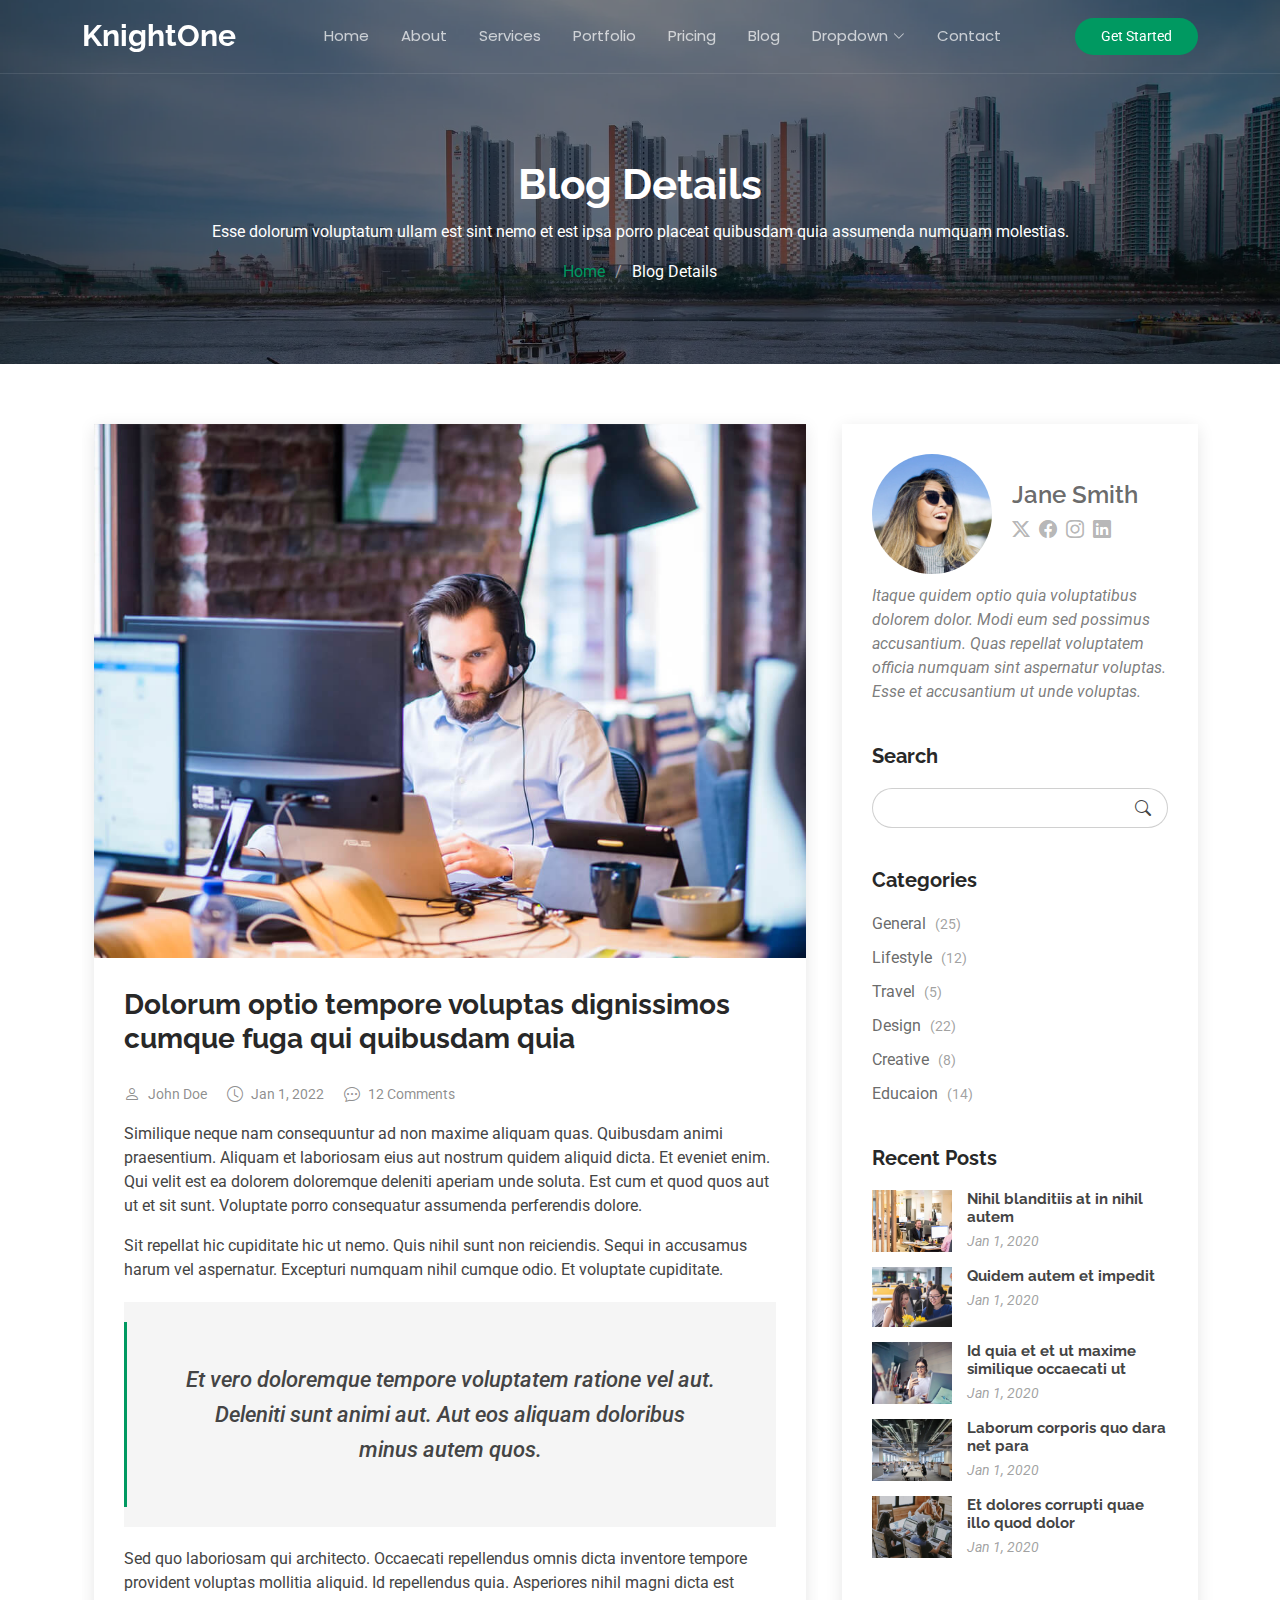
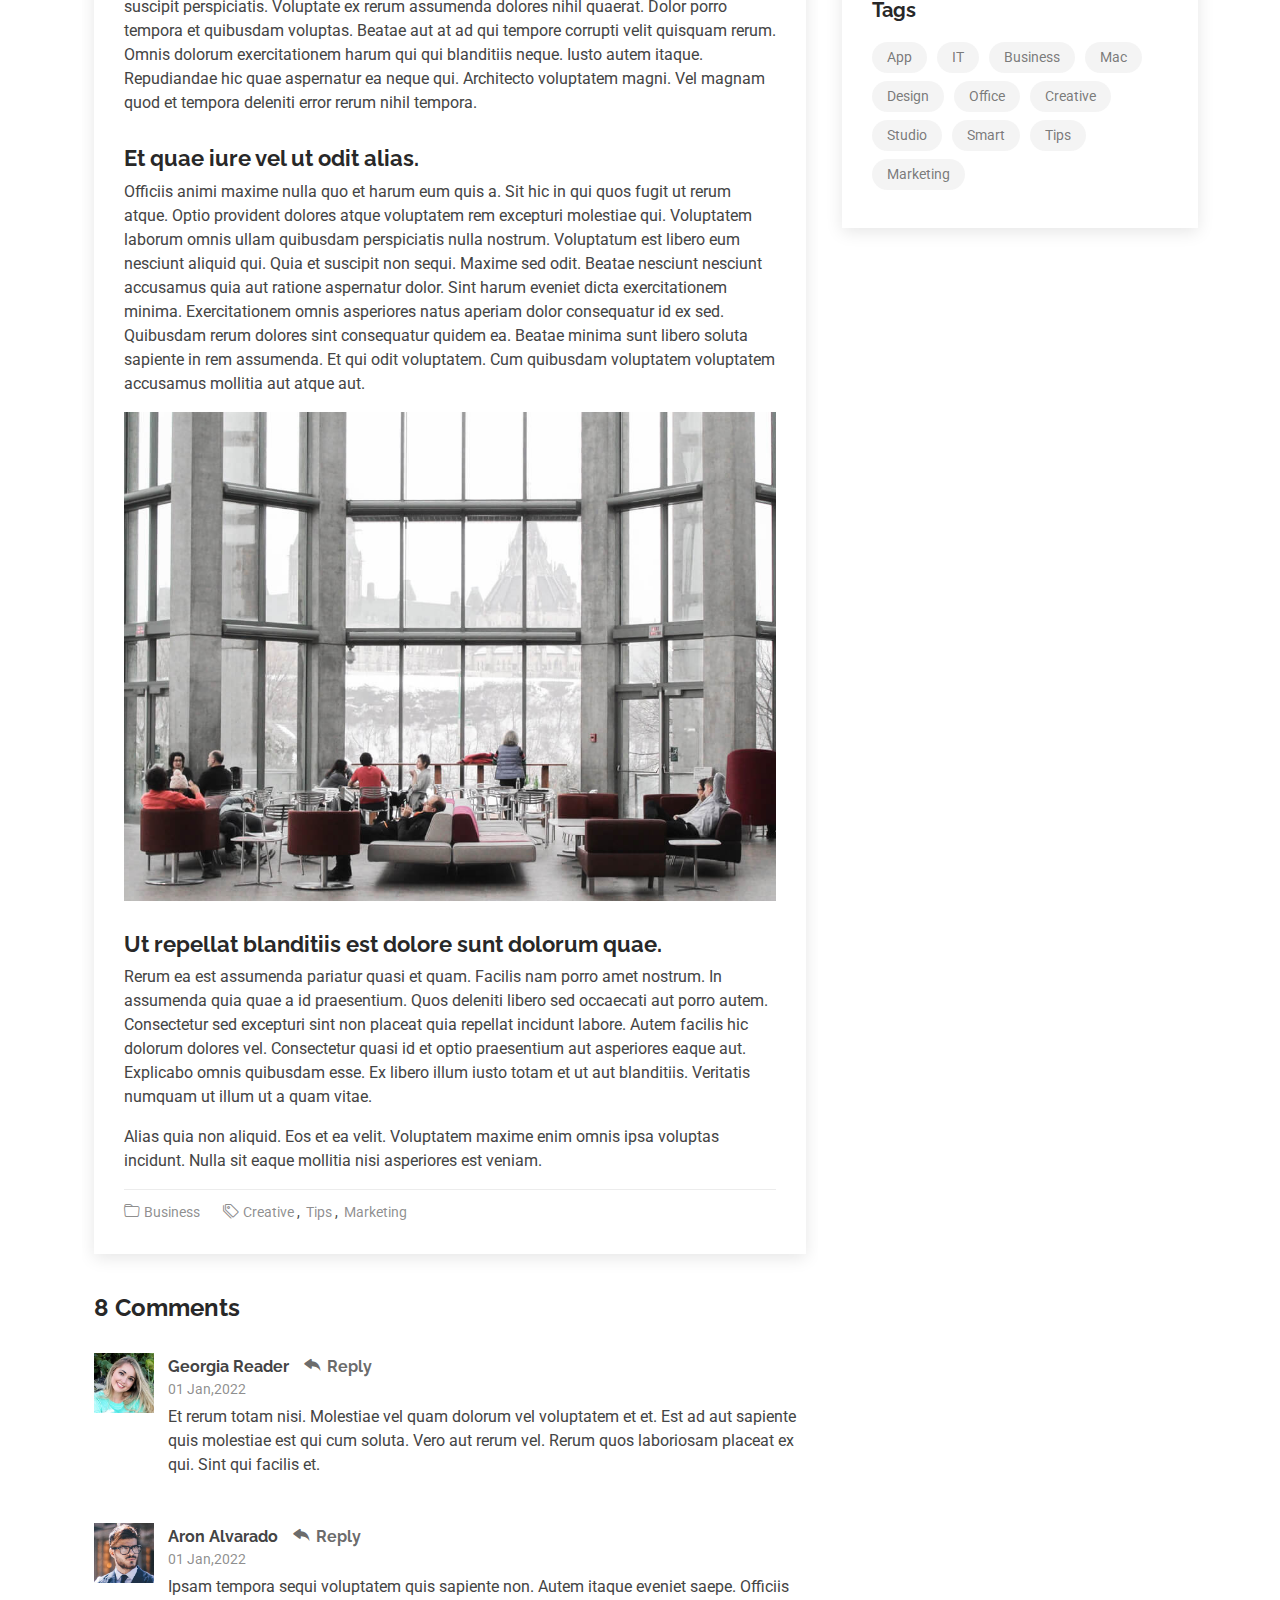
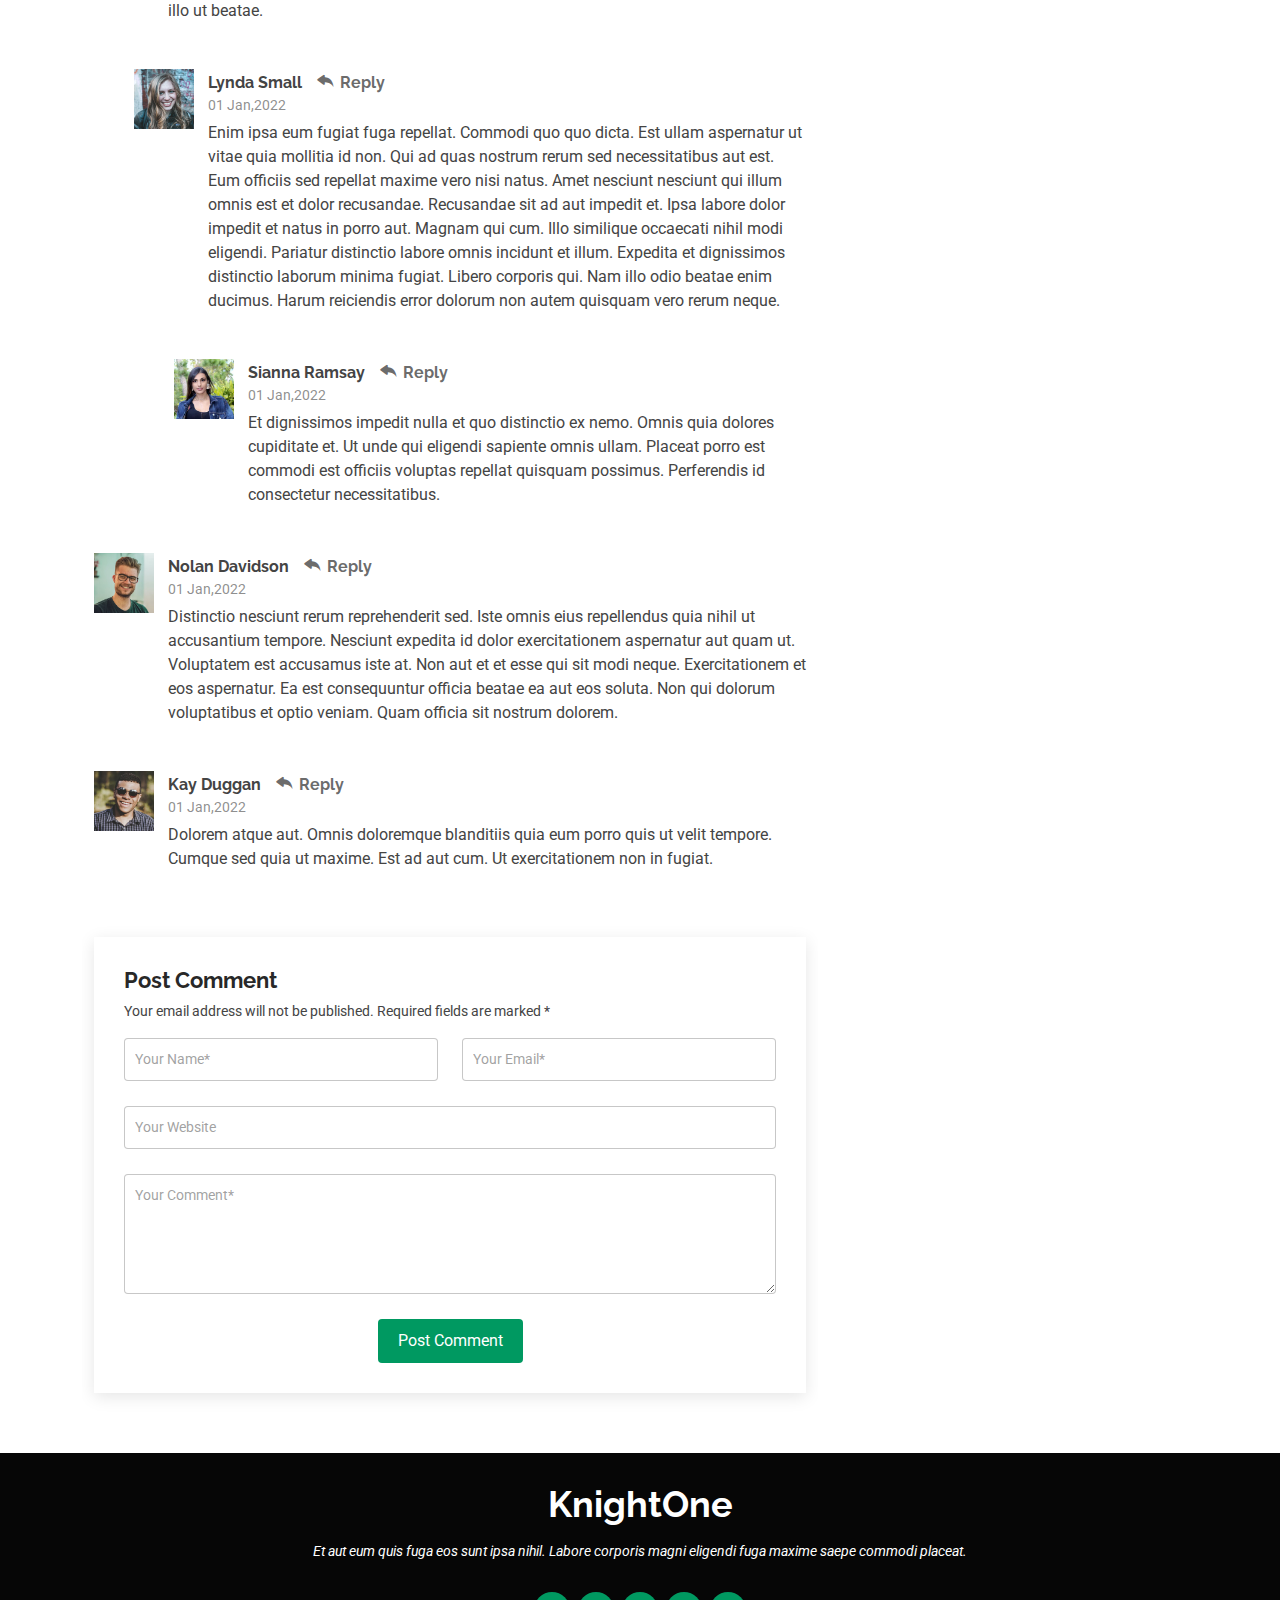
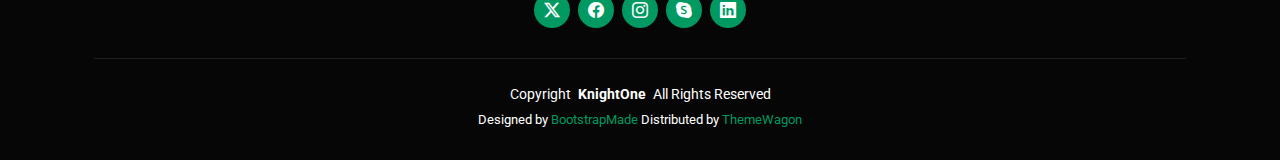
<file: blog-details.html>
<!DOCTYPE html>
<html lang="en">

<head>
  <meta charset="utf-8">
  <meta content="width=device-width, initial-scale=1.0" name="viewport">
  <title>Blog Details - KnightOne Bootstrap Template</title>
  <meta name="description" content="">
  <meta name="keywords" content="">

  <!-- Favicons -->
  <link href="assets/img/favicon.png" rel="icon">
  <link href="assets/img/apple-touch-icon.png" rel="apple-touch-icon">

  <!-- Fonts -->
  <link href="https://fonts.googleapis.com" rel="preconnect">
  <link href="https://fonts.gstatic.com" rel="preconnect" crossorigin>
  <link href="https://fonts.googleapis.com/css2?family=Roboto:ital,wght@0,100;0,300;0,400;0,500;0,700;0,900;1,100;1,300;1,400;1,500;1,700;1,900&family=Poppins:ital,wght@0,100;0,200;0,300;0,400;0,500;0,600;0,700;0,800;0,900;1,100;1,200;1,300;1,400;1,500;1,600;1,700;1,800;1,900&family=Raleway:ital,wght@0,100;0,200;0,300;0,400;0,500;0,600;0,700;0,800;0,900;1,100;1,200;1,300;1,400;1,500;1,600;1,700;1,800;1,900&display=swap" rel="stylesheet">

  <!-- Vendor CSS Files -->
  <link href="assets/vendor/bootstrap/css/bootstrap.min.css" rel="stylesheet">
  <link href="assets/vendor/bootstrap-icons/bootstrap-icons.css" rel="stylesheet">
  <link href="assets/vendor/aos/aos.css" rel="stylesheet">
  <link href="assets/vendor/glightbox/css/glightbox.min.css" rel="stylesheet">
  <link href="assets/vendor/swiper/swiper-bundle.min.css" rel="stylesheet">

  <!-- Main CSS File -->
  <link href="assets/css/main.css" rel="stylesheet">

  <!-- =======================================================
  * Template Name: KnightOne
  * Template URL: https://bootstrapmade.com/knight-simple-one-page-bootstrap-template/
  * Updated: Oct 16 2024 with Bootstrap v5.3.3
  * Author: BootstrapMade.com
  * License: https://bootstrapmade.com/license/
  ======================================================== -->
</head>

<body class="blog-details-page">

  <header id="header" class="header d-flex align-items-center fixed-top">
    <div class="container position-relative d-flex align-items-center justify-content-between">

      <a href="index.html" class="logo d-flex align-items-center me-auto me-xl-0">
        <!-- Uncomment the line below if you also wish to use an image logo -->
        <!-- <img src="assets/img/logo.png" alt=""> -->
        <h1 class="sitename">KnightOne</h1>
      </a>

      <nav id="navmenu" class="navmenu">
        <ul>
          <li><a href="#hero">Home</a></li>
          <li><a href="#about">About</a></li>
          <li><a href="#services">Services</a></li>
          <li><a href="#portfolio">Portfolio</a></li>
          <li><a href="#pricing">Pricing</a></li>
          <li><a href="blog.html">Blog</a></li>
          <li class="dropdown"><a href="#"><span>Dropdown</span> <i class="bi bi-chevron-down toggle-dropdown"></i></a>
            <ul>
              <li><a href="#">Dropdown 1</a></li>
              <li class="dropdown"><a href="#"><span>Deep Dropdown</span> <i class="bi bi-chevron-down toggle-dropdown"></i></a>
                <ul>
                  <li><a href="#">Deep Dropdown 1</a></li>
                  <li><a href="#">Deep Dropdown 2</a></li>
                  <li><a href="#">Deep Dropdown 3</a></li>
                  <li><a href="#">Deep Dropdown 4</a></li>
                  <li><a href="#">Deep Dropdown 5</a></li>
                </ul>
              </li>
              <li><a href="#">Dropdown 2</a></li>
              <li><a href="#">Dropdown 3</a></li>
              <li><a href="#">Dropdown 4</a></li>
            </ul>
          </li>
          <li><a href="#contact">Contact</a></li>
        </ul>
        <i class="mobile-nav-toggle d-xl-none bi bi-list"></i>
      </nav>

      <a class="cta-btn" href="#about">Get Started</a>

    </div>
  </header>

  <main class="main">

    <!-- Page Title -->
    <div class="page-title dark-background" data-aos="fade" style="background-image: url(assets/img/page-title-bg.webp);">
      <div class="container position-relative">
        <h1>Blog Details</h1>
        <p>Esse dolorum voluptatum ullam est sint nemo et est ipsa porro placeat quibusdam quia assumenda numquam molestias.</p>
        <nav class="breadcrumbs">
          <ol>
            <li><a href="index.html">Home</a></li>
            <li class="current">Blog Details</li>
          </ol>
        </nav>
      </div>
    </div><!-- End Page Title -->

    <div class="container">
      <div class="row">

        <div class="col-lg-8">

          <!-- Blog Details Section -->
          <section id="blog-details" class="blog-details section">
            <div class="container">

              <article class="article">

                <div class="post-img">
                  <img src="assets/img/blog/blog-1.jpg" alt="" class="img-fluid">
                </div>

                <h2 class="title">Dolorum optio tempore voluptas dignissimos cumque fuga qui quibusdam quia</h2>

                <div class="meta-top">
                  <ul>
                    <li class="d-flex align-items-center"><i class="bi bi-person"></i> <a href="blog-details.html">John Doe</a></li>
                    <li class="d-flex align-items-center"><i class="bi bi-clock"></i> <a href="blog-details.html"><time datetime="2020-01-01">Jan 1, 2022</time></a></li>
                    <li class="d-flex align-items-center"><i class="bi bi-chat-dots"></i> <a href="blog-details.html">12 Comments</a></li>
                  </ul>
                </div><!-- End meta top -->

                <div class="content">
                  <p>
                    Similique neque nam consequuntur ad non maxime aliquam quas. Quibusdam animi praesentium. Aliquam et laboriosam eius aut nostrum quidem aliquid dicta.
                    Et eveniet enim. Qui velit est ea dolorem doloremque deleniti aperiam unde soluta. Est cum et quod quos aut ut et sit sunt. Voluptate porro consequatur assumenda perferendis dolore.
                  </p>

                  <p>
                    Sit repellat hic cupiditate hic ut nemo. Quis nihil sunt non reiciendis. Sequi in accusamus harum vel aspernatur. Excepturi numquam nihil cumque odio. Et voluptate cupiditate.
                  </p>

                  <blockquote>
                    <p>
                      Et vero doloremque tempore voluptatem ratione vel aut. Deleniti sunt animi aut. Aut eos aliquam doloribus minus autem quos.
                    </p>
                  </blockquote>

                  <p>
                    Sed quo laboriosam qui architecto. Occaecati repellendus omnis dicta inventore tempore provident voluptas mollitia aliquid. Id repellendus quia. Asperiores nihil magni dicta est suscipit perspiciatis. Voluptate ex rerum assumenda dolores nihil quaerat.
                    Dolor porro tempora et quibusdam voluptas. Beatae aut at ad qui tempore corrupti velit quisquam rerum. Omnis dolorum exercitationem harum qui qui blanditiis neque.
                    Iusto autem itaque. Repudiandae hic quae aspernatur ea neque qui. Architecto voluptatem magni. Vel magnam quod et tempora deleniti error rerum nihil tempora.
                  </p>

                  <h3>Et quae iure vel ut odit alias.</h3>
                  <p>
                    Officiis animi maxime nulla quo et harum eum quis a. Sit hic in qui quos fugit ut rerum atque. Optio provident dolores atque voluptatem rem excepturi molestiae qui. Voluptatem laborum omnis ullam quibusdam perspiciatis nulla nostrum. Voluptatum est libero eum nesciunt aliquid qui.
                    Quia et suscipit non sequi. Maxime sed odit. Beatae nesciunt nesciunt accusamus quia aut ratione aspernatur dolor. Sint harum eveniet dicta exercitationem minima. Exercitationem omnis asperiores natus aperiam dolor consequatur id ex sed. Quibusdam rerum dolores sint consequatur quidem ea.
                    Beatae minima sunt libero soluta sapiente in rem assumenda. Et qui odit voluptatem. Cum quibusdam voluptatem voluptatem accusamus mollitia aut atque aut.
                  </p>
                  <img src="assets/img/blog/blog-inside-post.jpg" class="img-fluid" alt="">

                  <h3>Ut repellat blanditiis est dolore sunt dolorum quae.</h3>
                  <p>
                    Rerum ea est assumenda pariatur quasi et quam. Facilis nam porro amet nostrum. In assumenda quia quae a id praesentium. Quos deleniti libero sed occaecati aut porro autem. Consectetur sed excepturi sint non placeat quia repellat incidunt labore. Autem facilis hic dolorum dolores vel.
                    Consectetur quasi id et optio praesentium aut asperiores eaque aut. Explicabo omnis quibusdam esse. Ex libero illum iusto totam et ut aut blanditiis. Veritatis numquam ut illum ut a quam vitae.
                  </p>
                  <p>
                    Alias quia non aliquid. Eos et ea velit. Voluptatem maxime enim omnis ipsa voluptas incidunt. Nulla sit eaque mollitia nisi asperiores est veniam.
                  </p>

                </div><!-- End post content -->

                <div class="meta-bottom">
                  <i class="bi bi-folder"></i>
                  <ul class="cats">
                    <li><a href="#">Business</a></li>
                  </ul>

                  <i class="bi bi-tags"></i>
                  <ul class="tags">
                    <li><a href="#">Creative</a></li>
                    <li><a href="#">Tips</a></li>
                    <li><a href="#">Marketing</a></li>
                  </ul>
                </div><!-- End meta bottom -->

              </article>

            </div>
          </section><!-- /Blog Details Section -->

          <!-- Blog Comments Section -->
          <section id="blog-comments" class="blog-comments section">

            <div class="container">

              <h4 class="comments-count">8 Comments</h4>

              <div id="comment-1" class="comment">
                <div class="d-flex">
                  <div class="comment-img"><img src="assets/img/blog/comments-1.jpg" alt=""></div>
                  <div>
                    <h5><a href="">Georgia Reader</a> <a href="#" class="reply"><i class="bi bi-reply-fill"></i> Reply</a></h5>
                    <time datetime="2020-01-01">01 Jan,2022</time>
                    <p>
                      Et rerum totam nisi. Molestiae vel quam dolorum vel voluptatem et et. Est ad aut sapiente quis molestiae est qui cum soluta.
                      Vero aut rerum vel. Rerum quos laboriosam placeat ex qui. Sint qui facilis et.
                    </p>
                  </div>
                </div>
              </div><!-- End comment #1 -->

              <div id="comment-2" class="comment">
                <div class="d-flex">
                  <div class="comment-img"><img src="assets/img/blog/comments-2.jpg" alt=""></div>
                  <div>
                    <h5><a href="">Aron Alvarado</a> <a href="#" class="reply"><i class="bi bi-reply-fill"></i> Reply</a></h5>
                    <time datetime="2020-01-01">01 Jan,2022</time>
                    <p>
                      Ipsam tempora sequi voluptatem quis sapiente non. Autem itaque eveniet saepe. Officiis illo ut beatae.
                    </p>
                  </div>
                </div>

                <div id="comment-reply-1" class="comment comment-reply">
                  <div class="d-flex">
                    <div class="comment-img"><img src="assets/img/blog/comments-3.jpg" alt=""></div>
                    <div>
                      <h5><a href="">Lynda Small</a> <a href="#" class="reply"><i class="bi bi-reply-fill"></i> Reply</a></h5>
                      <time datetime="2020-01-01">01 Jan,2022</time>
                      <p>
                        Enim ipsa eum fugiat fuga repellat. Commodi quo quo dicta. Est ullam aspernatur ut vitae quia mollitia id non. Qui ad quas nostrum rerum sed necessitatibus aut est. Eum officiis sed repellat maxime vero nisi natus. Amet nesciunt nesciunt qui illum omnis est et dolor recusandae.

                        Recusandae sit ad aut impedit et. Ipsa labore dolor impedit et natus in porro aut. Magnam qui cum. Illo similique occaecati nihil modi eligendi. Pariatur distinctio labore omnis incidunt et illum. Expedita et dignissimos distinctio laborum minima fugiat.

                        Libero corporis qui. Nam illo odio beatae enim ducimus. Harum reiciendis error dolorum non autem quisquam vero rerum neque.
                      </p>
                    </div>
                  </div>

                  <div id="comment-reply-2" class="comment comment-reply">
                    <div class="d-flex">
                      <div class="comment-img"><img src="assets/img/blog/comments-4.jpg" alt=""></div>
                      <div>
                        <h5><a href="">Sianna Ramsay</a> <a href="#" class="reply"><i class="bi bi-reply-fill"></i> Reply</a></h5>
                        <time datetime="2020-01-01">01 Jan,2022</time>
                        <p>
                          Et dignissimos impedit nulla et quo distinctio ex nemo. Omnis quia dolores cupiditate et. Ut unde qui eligendi sapiente omnis ullam. Placeat porro est commodi est officiis voluptas repellat quisquam possimus. Perferendis id consectetur necessitatibus.
                        </p>
                      </div>
                    </div>

                  </div><!-- End comment reply #2-->

                </div><!-- End comment reply #1-->

              </div><!-- End comment #2-->

              <div id="comment-3" class="comment">
                <div class="d-flex">
                  <div class="comment-img"><img src="assets/img/blog/comments-5.jpg" alt=""></div>
                  <div>
                    <h5><a href="">Nolan Davidson</a> <a href="#" class="reply"><i class="bi bi-reply-fill"></i> Reply</a></h5>
                    <time datetime="2020-01-01">01 Jan,2022</time>
                    <p>
                      Distinctio nesciunt rerum reprehenderit sed. Iste omnis eius repellendus quia nihil ut accusantium tempore. Nesciunt expedita id dolor exercitationem aspernatur aut quam ut. Voluptatem est accusamus iste at.
                      Non aut et et esse qui sit modi neque. Exercitationem et eos aspernatur. Ea est consequuntur officia beatae ea aut eos soluta. Non qui dolorum voluptatibus et optio veniam. Quam officia sit nostrum dolorem.
                    </p>
                  </div>
                </div>

              </div><!-- End comment #3 -->

              <div id="comment-4" class="comment">
                <div class="d-flex">
                  <div class="comment-img"><img src="assets/img/blog/comments-6.jpg" alt=""></div>
                  <div>
                    <h5><a href="">Kay Duggan</a> <a href="#" class="reply"><i class="bi bi-reply-fill"></i> Reply</a></h5>
                    <time datetime="2020-01-01">01 Jan,2022</time>
                    <p>
                      Dolorem atque aut. Omnis doloremque blanditiis quia eum porro quis ut velit tempore. Cumque sed quia ut maxime. Est ad aut cum. Ut exercitationem non in fugiat.
                    </p>
                  </div>
                </div>

              </div><!-- End comment #4 -->

            </div>

          </section><!-- /Blog Comments Section -->

          <!-- Comment Form Section -->
          <section id="comment-form" class="comment-form section">
            <div class="container">

              <form action="">

                <h4>Post Comment</h4>
                <p>Your email address will not be published. Required fields are marked * </p>
                <div class="row">
                  <div class="col-md-6 form-group">
                    <input name="name" type="text" class="form-control" placeholder="Your Name*">
                  </div>
                  <div class="col-md-6 form-group">
                    <input name="email" type="text" class="form-control" placeholder="Your Email*">
                  </div>
                </div>
                <div class="row">
                  <div class="col form-group">
                    <input name="website" type="text" class="form-control" placeholder="Your Website">
                  </div>
                </div>
                <div class="row">
                  <div class="col form-group">
                    <textarea name="comment" class="form-control" placeholder="Your Comment*"></textarea>
                  </div>
                </div>

                <div class="text-center">
                  <button type="submit" class="btn btn-primary">Post Comment</button>
                </div>

              </form>

            </div>
          </section><!-- /Comment Form Section -->

        </div>

        <div class="col-lg-4 sidebar">

          <div class="widgets-container">

            <!-- Blog Author Widget -->
            <div class="blog-author-widget widget-item">

              <div class="d-flex flex-column align-items-center">
                <div class="d-flex align-items-center w-100">
                  <img src="assets/img/blog/blog-author.jpg" class="rounded-circle flex-shrink-0" alt="">
                  <div>
                    <h4>Jane Smith</h4>
                    <div class="social-links">
                      <a href="https://x.com/#"><i class="bi bi-twitter-x"></i></a>
                      <a href="https://facebook.com/#"><i class="bi bi-facebook"></i></a>
                      <a href="https://instagram.com/#"><i class="biu bi-instagram"></i></a>
                      <a href="https://instagram.com/#"><i class="biu bi-linkedin"></i></a>
                    </div>
                  </div>
                </div>

                <p>
                  Itaque quidem optio quia voluptatibus dolorem dolor. Modi eum sed possimus accusantium. Quas repellat voluptatem officia numquam sint aspernatur voluptas. Esse et accusantium ut unde voluptas.
                </p>

              </div>

            </div><!--/Blog Author Widget -->

            <!-- Search Widget -->
            <div class="search-widget widget-item">

              <h3 class="widget-title">Search</h3>
              <form action="">
                <input type="text">
                <button type="submit" title="Search"><i class="bi bi-search"></i></button>
              </form>

            </div><!--/Search Widget -->

            <!-- Categories Widget -->
            <div class="categories-widget widget-item">

              <h3 class="widget-title">Categories</h3>
              <ul class="mt-3">
                <li><a href="#">General <span>(25)</span></a></li>
                <li><a href="#">Lifestyle <span>(12)</span></a></li>
                <li><a href="#">Travel <span>(5)</span></a></li>
                <li><a href="#">Design <span>(22)</span></a></li>
                <li><a href="#">Creative <span>(8)</span></a></li>
                <li><a href="#">Educaion <span>(14)</span></a></li>
              </ul>

            </div><!--/Categories Widget -->

            <!-- Recent Posts Widget -->
            <div class="recent-posts-widget widget-item">

              <h3 class="widget-title">Recent Posts</h3>

              <div class="post-item">
                <img src="assets/img/blog/blog-recent-1.jpg" alt="" class="flex-shrink-0">
                <div>
                  <h4><a href="blog-details.html">Nihil blanditiis at in nihil autem</a></h4>
                  <time datetime="2020-01-01">Jan 1, 2020</time>
                </div>
              </div><!-- End recent post item-->

              <div class="post-item">
                <img src="assets/img/blog/blog-recent-2.jpg" alt="" class="flex-shrink-0">
                <div>
                  <h4><a href="blog-details.html">Quidem autem et impedit</a></h4>
                  <time datetime="2020-01-01">Jan 1, 2020</time>
                </div>
              </div><!-- End recent post item-->

              <div class="post-item">
                <img src="assets/img/blog/blog-recent-3.jpg" alt="" class="flex-shrink-0">
                <div>
                  <h4><a href="blog-details.html">Id quia et et ut maxime similique occaecati ut</a></h4>
                  <time datetime="2020-01-01">Jan 1, 2020</time>
                </div>
              </div><!-- End recent post item-->

              <div class="post-item">
                <img src="assets/img/blog/blog-recent-4.jpg" alt="" class="flex-shrink-0">
                <div>
                  <h4><a href="blog-details.html">Laborum corporis quo dara net para</a></h4>
                  <time datetime="2020-01-01">Jan 1, 2020</time>
                </div>
              </div><!-- End recent post item-->

              <div class="post-item">
                <img src="assets/img/blog/blog-recent-5.jpg" alt="" class="flex-shrink-0">
                <div>
                  <h4><a href="blog-details.html">Et dolores corrupti quae illo quod dolor</a></h4>
                  <time datetime="2020-01-01">Jan 1, 2020</time>
                </div>
              </div><!-- End recent post item-->

            </div><!--/Recent Posts Widget -->

            <!-- Tags Widget -->
            <div class="tags-widget widget-item">

              <h3 class="widget-title">Tags</h3>
              <ul>
                <li><a href="#">App</a></li>
                <li><a href="#">IT</a></li>
                <li><a href="#">Business</a></li>
                <li><a href="#">Mac</a></li>
                <li><a href="#">Design</a></li>
                <li><a href="#">Office</a></li>
                <li><a href="#">Creative</a></li>
                <li><a href="#">Studio</a></li>
                <li><a href="#">Smart</a></li>
                <li><a href="#">Tips</a></li>
                <li><a href="#">Marketing</a></li>
              </ul>

            </div><!--/Tags Widget -->

          </div>

        </div>

      </div>
    </div>

  </main>

  <footer id="footer" class="footer dark-background">
    <div class="container">
      <h3 class="sitename">KnightOne</h3>
      <p>Et aut eum quis fuga eos sunt ipsa nihil. Labore corporis magni eligendi fuga maxime saepe commodi placeat.</p>
      <div class="social-links d-flex justify-content-center">
        <a href=""><i class="bi bi-twitter-x"></i></a>
        <a href=""><i class="bi bi-facebook"></i></a>
        <a href=""><i class="bi bi-instagram"></i></a>
        <a href=""><i class="bi bi-skype"></i></a>
        <a href=""><i class="bi bi-linkedin"></i></a>
      </div>
      <div class="container">
        <div class="copyright">
          <span>Copyright</span> <strong class="px-1 sitename">KnightOne</strong> <span>All Rights Reserved</span>
        </div>
        <div class="credits">
          <!-- All the links in the footer should remain intact. -->
          <!-- You can delete the links only if you've purchased the pro version. -->
          <!-- Licensing information: https://bootstrapmade.com/license/ -->
          <!-- Purchase the pro version with working PHP/AJAX contact form: [buy-url] -->
          Designed by <a href="https://bootstrapmade.com/">BootstrapMade</a> Distributed by <a href=“https://themewagon.com>ThemeWagon
        </div>
      </div>
    </div>
  </footer>

  <!-- Scroll Top -->
  <a href="#" id="scroll-top" class="scroll-top d-flex align-items-center justify-content-center"><i class="bi bi-arrow-up-short"></i></a>

  <!-- Preloader -->
  <div id="preloader"></div>

  <!-- Vendor JS Files -->
  <script src="assets/vendor/bootstrap/js/bootstrap.bundle.min.js"></script>
  <script src="assets/vendor/php-email-form/validate.js"></script>
  <script src="assets/vendor/aos/aos.js"></script>
  <script src="assets/vendor/glightbox/js/glightbox.min.js"></script>
  <script src="assets/vendor/purecounter/purecounter_vanilla.js"></script>
  <script src="assets/vendor/imagesloaded/imagesloaded.pkgd.min.js"></script>
  <script src="assets/vendor/isotope-layout/isotope.pkgd.min.js"></script>
  <script src="assets/vendor/swiper/swiper-bundle.min.js"></script>

  <!-- Main JS File -->
  <script src="assets/js/main.js"></script>

</body>

</html>
</file>
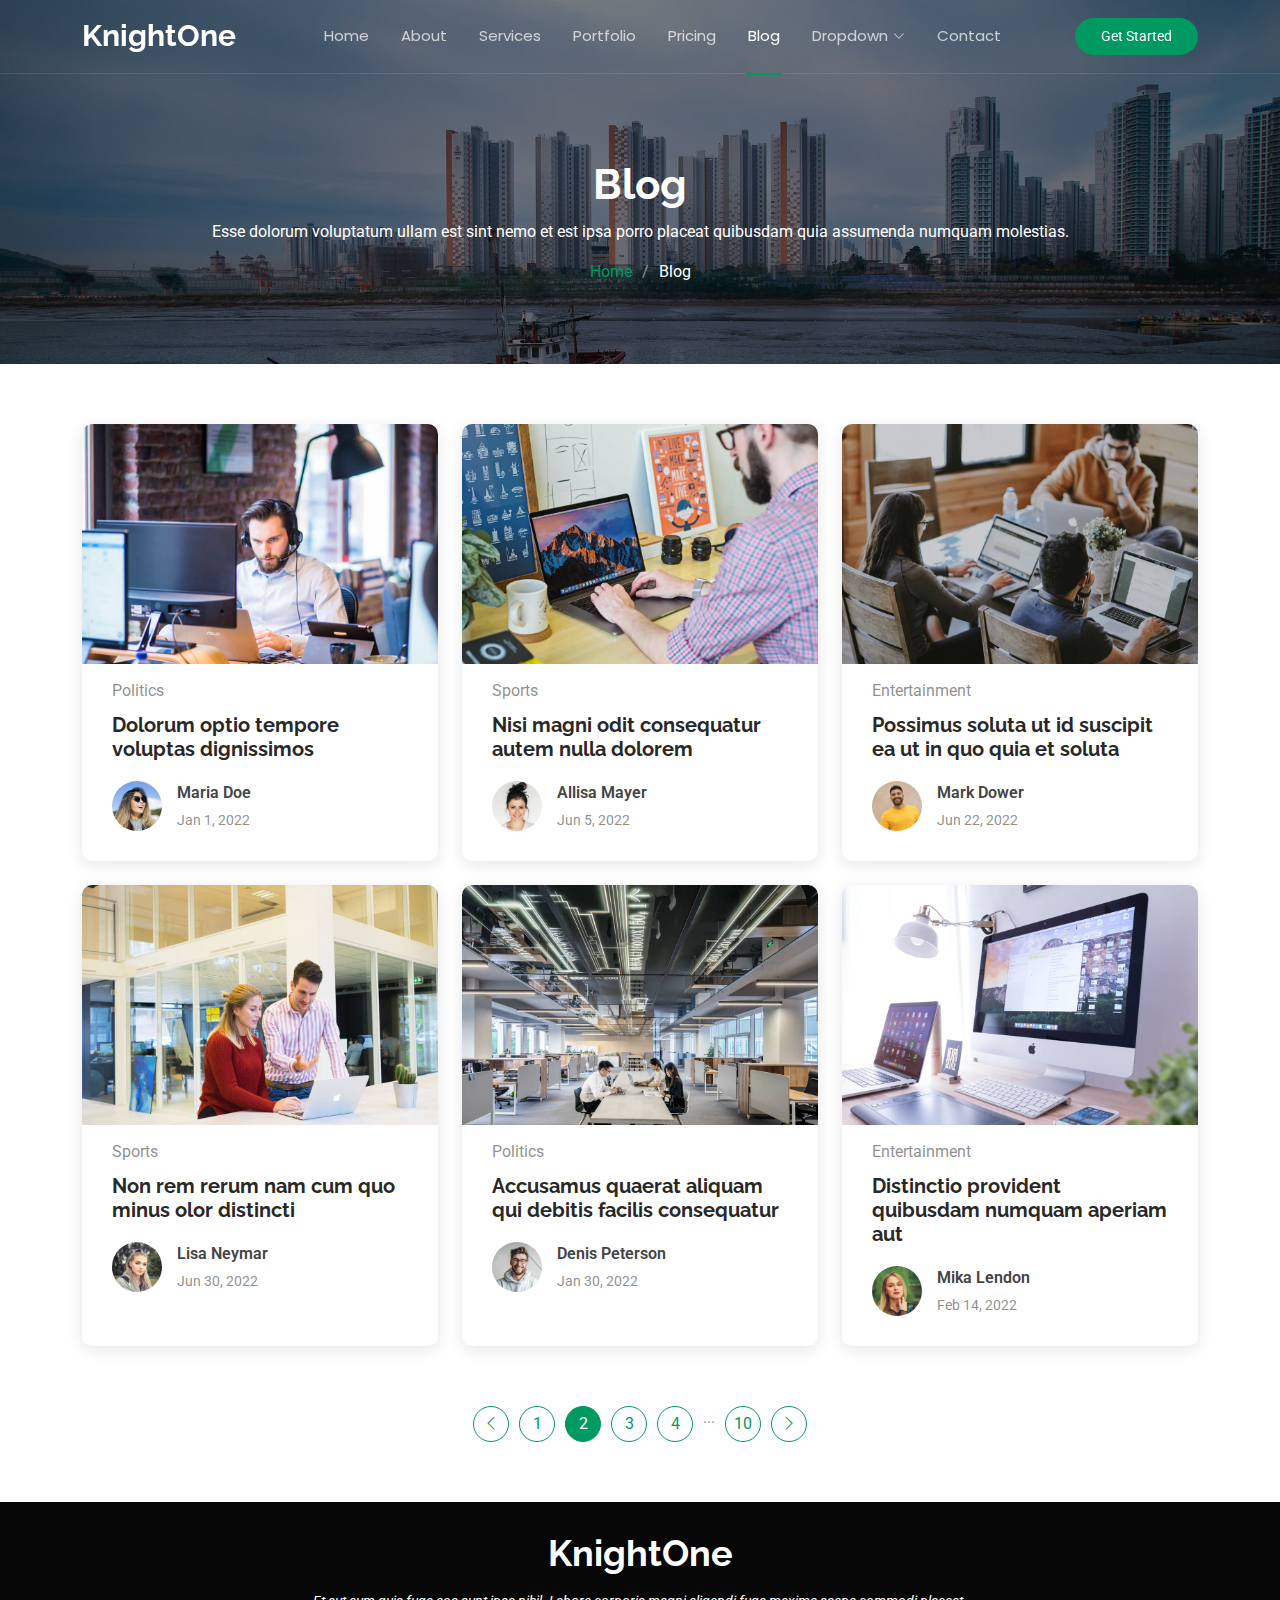
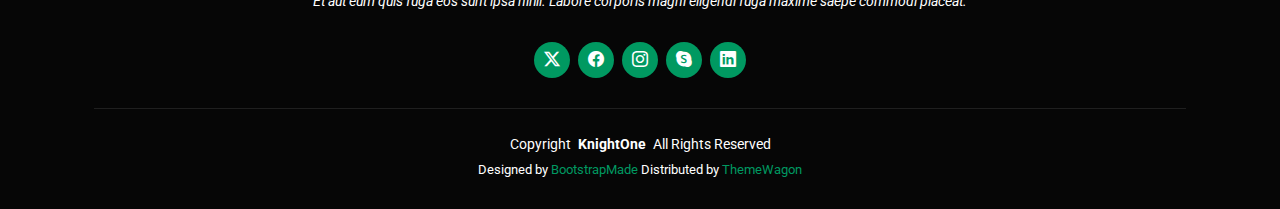
<file: blog.html>
<!DOCTYPE html>
<html lang="en">

<head>
  <meta charset="utf-8">
  <meta content="width=device-width, initial-scale=1.0" name="viewport">
  <title>Blog - KnightOne Bootstrap Template</title>
  <meta name="description" content="">
  <meta name="keywords" content="">

  <!-- Favicons -->
  <link href="assets/img/favicon.png" rel="icon">
  <link href="assets/img/apple-touch-icon.png" rel="apple-touch-icon">

  <!-- Fonts -->
  <link href="https://fonts.googleapis.com" rel="preconnect">
  <link href="https://fonts.gstatic.com" rel="preconnect" crossorigin>
  <link href="https://fonts.googleapis.com/css2?family=Roboto:ital,wght@0,100;0,300;0,400;0,500;0,700;0,900;1,100;1,300;1,400;1,500;1,700;1,900&family=Poppins:ital,wght@0,100;0,200;0,300;0,400;0,500;0,600;0,700;0,800;0,900;1,100;1,200;1,300;1,400;1,500;1,600;1,700;1,800;1,900&family=Raleway:ital,wght@0,100;0,200;0,300;0,400;0,500;0,600;0,700;0,800;0,900;1,100;1,200;1,300;1,400;1,500;1,600;1,700;1,800;1,900&display=swap" rel="stylesheet">

  <!-- Vendor CSS Files -->
  <link href="assets/vendor/bootstrap/css/bootstrap.min.css" rel="stylesheet">
  <link href="assets/vendor/bootstrap-icons/bootstrap-icons.css" rel="stylesheet">
  <link href="assets/vendor/aos/aos.css" rel="stylesheet">
  <link href="assets/vendor/glightbox/css/glightbox.min.css" rel="stylesheet">
  <link href="assets/vendor/swiper/swiper-bundle.min.css" rel="stylesheet">

  <!-- Main CSS File -->
  <link href="assets/css/main.css" rel="stylesheet">

  <!-- =======================================================
  * Template Name: KnightOne
  * Template URL: https://bootstrapmade.com/knight-simple-one-page-bootstrap-template/
  * Updated: Oct 16 2024 with Bootstrap v5.3.3
  * Author: BootstrapMade.com
  * License: https://bootstrapmade.com/license/
  ======================================================== -->
</head>

<body class="blog-page">

  <header id="header" class="header d-flex align-items-center fixed-top">
    <div class="container position-relative d-flex align-items-center justify-content-between">

      <a href="index.html" class="logo d-flex align-items-center me-auto me-xl-0">
        <!-- Uncomment the line below if you also wish to use an image logo -->
        <!-- <img src="assets/img/logo.png" alt=""> -->
        <h1 class="sitename">KnightOne</h1>
      </a>

      <nav id="navmenu" class="navmenu">
        <ul>
          <li><a href="#hero">Home</a></li>
          <li><a href="#about">About</a></li>
          <li><a href="#services">Services</a></li>
          <li><a href="#portfolio">Portfolio</a></li>
          <li><a href="#pricing">Pricing</a></li>
          <li><a href="blog.html" class="active">Blog</a></li>
          <li class="dropdown"><a href="#"><span>Dropdown</span> <i class="bi bi-chevron-down toggle-dropdown"></i></a>
            <ul>
              <li><a href="#">Dropdown 1</a></li>
              <li class="dropdown"><a href="#"><span>Deep Dropdown</span> <i class="bi bi-chevron-down toggle-dropdown"></i></a>
                <ul>
                  <li><a href="#">Deep Dropdown 1</a></li>
                  <li><a href="#">Deep Dropdown 2</a></li>
                  <li><a href="#">Deep Dropdown 3</a></li>
                  <li><a href="#">Deep Dropdown 4</a></li>
                  <li><a href="#">Deep Dropdown 5</a></li>
                </ul>
              </li>
              <li><a href="#">Dropdown 2</a></li>
              <li><a href="#">Dropdown 3</a></li>
              <li><a href="#">Dropdown 4</a></li>
            </ul>
          </li>
          <li><a href="#contact">Contact</a></li>
        </ul>
        <i class="mobile-nav-toggle d-xl-none bi bi-list"></i>
      </nav>

      <a class="cta-btn" href="#about">Get Started</a>

    </div>
  </header>

  <main class="main">

    <!-- Page Title -->
    <div class="page-title dark-background" data-aos="fade" style="background-image: url(assets/img/page-title-bg.webp);">
      <div class="container position-relative">
        <h1>Blog</h1>
        <p>Esse dolorum voluptatum ullam est sint nemo et est ipsa porro placeat quibusdam quia assumenda numquam molestias.</p>
        <nav class="breadcrumbs">
          <ol>
            <li><a href="index.html">Home</a></li>
            <li class="current">Blog</li>
          </ol>
        </nav>
      </div>
    </div><!-- End Page Title -->

    <!-- Blog Posts Section -->
    <section id="blog-posts" class="blog-posts section">

      <div class="container">
        <div class="row gy-4">

          <div class="col-lg-4">
            <article>

              <div class="post-img">
                <img src="assets/img/blog/blog-1.jpg" alt="" class="img-fluid">
              </div>

              <p class="post-category">Politics</p>

              <h2 class="title">
                <a href="blog-details.html">Dolorum optio tempore voluptas dignissimos</a>
              </h2>

              <div class="d-flex align-items-center">
                <img src="assets/img/blog/blog-author.jpg" alt="" class="img-fluid post-author-img flex-shrink-0">
                <div class="post-meta">
                  <p class="post-author">Maria Doe</p>
                  <p class="post-date">
                    <time datetime="2022-01-01">Jan 1, 2022</time>
                  </p>
                </div>
              </div>

            </article>
          </div><!-- End post list item -->

          <div class="col-lg-4">
            <article>

              <div class="post-img">
                <img src="assets/img/blog/blog-2.jpg" alt="" class="img-fluid">
              </div>

              <p class="post-category">Sports</p>

              <h2 class="title">
                <a href="blog-details.html">Nisi magni odit consequatur autem nulla dolorem</a>
              </h2>

              <div class="d-flex align-items-center">
                <img src="assets/img/blog/blog-author-2.jpg" alt="" class="img-fluid post-author-img flex-shrink-0">
                <div class="post-meta">
                  <p class="post-author">Allisa Mayer</p>
                  <p class="post-date">
                    <time datetime="2022-01-01">Jun 5, 2022</time>
                  </p>
                </div>
              </div>

            </article>
          </div><!-- End post list item -->

          <div class="col-lg-4">
            <article>

              <div class="post-img">
                <img src="assets/img/blog/blog-3.jpg" alt="" class="img-fluid">
              </div>

              <p class="post-category">Entertainment</p>

              <h2 class="title">
                <a href="blog-details.html">Possimus soluta ut id suscipit ea ut in quo quia et soluta</a>
              </h2>

              <div class="d-flex align-items-center">
                <img src="assets/img/blog/blog-author-3.jpg" alt="" class="img-fluid post-author-img flex-shrink-0">
                <div class="post-meta">
                  <p class="post-author">Mark Dower</p>
                  <p class="post-date">
                    <time datetime="2022-01-01">Jun 22, 2022</time>
                  </p>
                </div>
              </div>

            </article>
          </div><!-- End post list item -->

          <div class="col-lg-4">
            <article>

              <div class="post-img">
                <img src="assets/img/blog/blog-4.jpg" alt="" class="img-fluid">
              </div>

              <p class="post-category">Sports</p>

              <h2 class="title">
                <a href="blog-details.html">Non rem rerum nam cum quo minus olor distincti</a>
              </h2>

              <div class="d-flex align-items-center">
                <img src="assets/img/blog/blog-author-4.jpg" alt="" class="img-fluid post-author-img flex-shrink-0">
                <div class="post-meta">
                  <p class="post-author">Lisa Neymar</p>
                  <p class="post-date">
                    <time datetime="2022-01-01">Jun 30, 2022</time>
                  </p>
                </div>
              </div>

            </article>
          </div><!-- End post list item -->

          <div class="col-lg-4">
            <article>

              <div class="post-img">
                <img src="assets/img/blog/blog-5.jpg" alt="" class="img-fluid">
              </div>

              <p class="post-category">Politics</p>

              <h2 class="title">
                <a href="blog-details.html">Accusamus quaerat aliquam qui debitis facilis consequatur</a>
              </h2>

              <div class="d-flex align-items-center">
                <img src="assets/img/blog/blog-author-5.jpg" alt="" class="img-fluid post-author-img flex-shrink-0">
                <div class="post-meta">
                  <p class="post-author">Denis Peterson</p>
                  <p class="post-date">
                    <time datetime="2022-01-01">Jan 30, 2022</time>
                  </p>
                </div>
              </div>

            </article>
          </div><!-- End post list item -->

          <div class="col-lg-4">
            <article>

              <div class="post-img">
                <img src="assets/img/blog/blog-6.jpg" alt="" class="img-fluid">
              </div>

              <p class="post-category">Entertainment</p>

              <h2 class="title">
                <a href="blog-details.html">Distinctio provident quibusdam numquam aperiam aut</a>
              </h2>

              <div class="d-flex align-items-center">
                <img src="assets/img/blog/blog-author-6.jpg" alt="" class="img-fluid post-author-img flex-shrink-0">
                <div class="post-meta">
                  <p class="post-author">Mika Lendon</p>
                  <p class="post-date">
                    <time datetime="2022-01-01">Feb 14, 2022</time>
                  </p>
                </div>
              </div>

            </article>
          </div><!-- End post list item -->

        </div>
      </div>

    </section><!-- /Blog Posts Section -->

    <!-- Blog Pagination Section -->
    <section id="blog-pagination" class="blog-pagination section">

      <div class="container">
        <div class="d-flex justify-content-center">
          <ul>
            <li><a href="#"><i class="bi bi-chevron-left"></i></a></li>
            <li><a href="#">1</a></li>
            <li><a href="#" class="active">2</a></li>
            <li><a href="#">3</a></li>
            <li><a href="#">4</a></li>
            <li>...</li>
            <li><a href="#">10</a></li>
            <li><a href="#"><i class="bi bi-chevron-right"></i></a></li>
          </ul>
        </div>
      </div>

    </section><!-- /Blog Pagination Section -->

  </main>

  <footer id="footer" class="footer dark-background">
    <div class="container">
      <h3 class="sitename">KnightOne</h3>
      <p>Et aut eum quis fuga eos sunt ipsa nihil. Labore corporis magni eligendi fuga maxime saepe commodi placeat.</p>
      <div class="social-links d-flex justify-content-center">
        <a href=""><i class="bi bi-twitter-x"></i></a>
        <a href=""><i class="bi bi-facebook"></i></a>
        <a href=""><i class="bi bi-instagram"></i></a>
        <a href=""><i class="bi bi-skype"></i></a>
        <a href=""><i class="bi bi-linkedin"></i></a>
      </div>
      <div class="container">
        <div class="copyright">
          <span>Copyright</span> <strong class="px-1 sitename">KnightOne</strong> <span>All Rights Reserved</span>
        </div>
        <div class="credits">
          <!-- All the links in the footer should remain intact. -->
          <!-- You can delete the links only if you've purchased the pro version. -->
          <!-- Licensing information: https://bootstrapmade.com/license/ -->
          <!-- Purchase the pro version with working PHP/AJAX contact form: [buy-url] -->
          Designed by <a href="https://bootstrapmade.com/">BootstrapMade</a> Distributed by <a href=“https://themewagon.com>ThemeWagon
        </div>
      </div>
    </div>
  </footer>

  <!-- Scroll Top -->
  <a href="#" id="scroll-top" class="scroll-top d-flex align-items-center justify-content-center"><i class="bi bi-arrow-up-short"></i></a>

  <!-- Preloader -->
  <div id="preloader"></div>

  <!-- Vendor JS Files -->
  <script src="assets/vendor/bootstrap/js/bootstrap.bundle.min.js"></script>
  <script src="assets/vendor/php-email-form/validate.js"></script>
  <script src="assets/vendor/aos/aos.js"></script>
  <script src="assets/vendor/glightbox/js/glightbox.min.js"></script>
  <script src="assets/vendor/purecounter/purecounter_vanilla.js"></script>
  <script src="assets/vendor/imagesloaded/imagesloaded.pkgd.min.js"></script>
  <script src="assets/vendor/isotope-layout/isotope.pkgd.min.js"></script>
  <script src="assets/vendor/swiper/swiper-bundle.min.js"></script>

  <!-- Main JS File -->
  <script src="assets/js/main.js"></script>

</body>

</html>
</file>
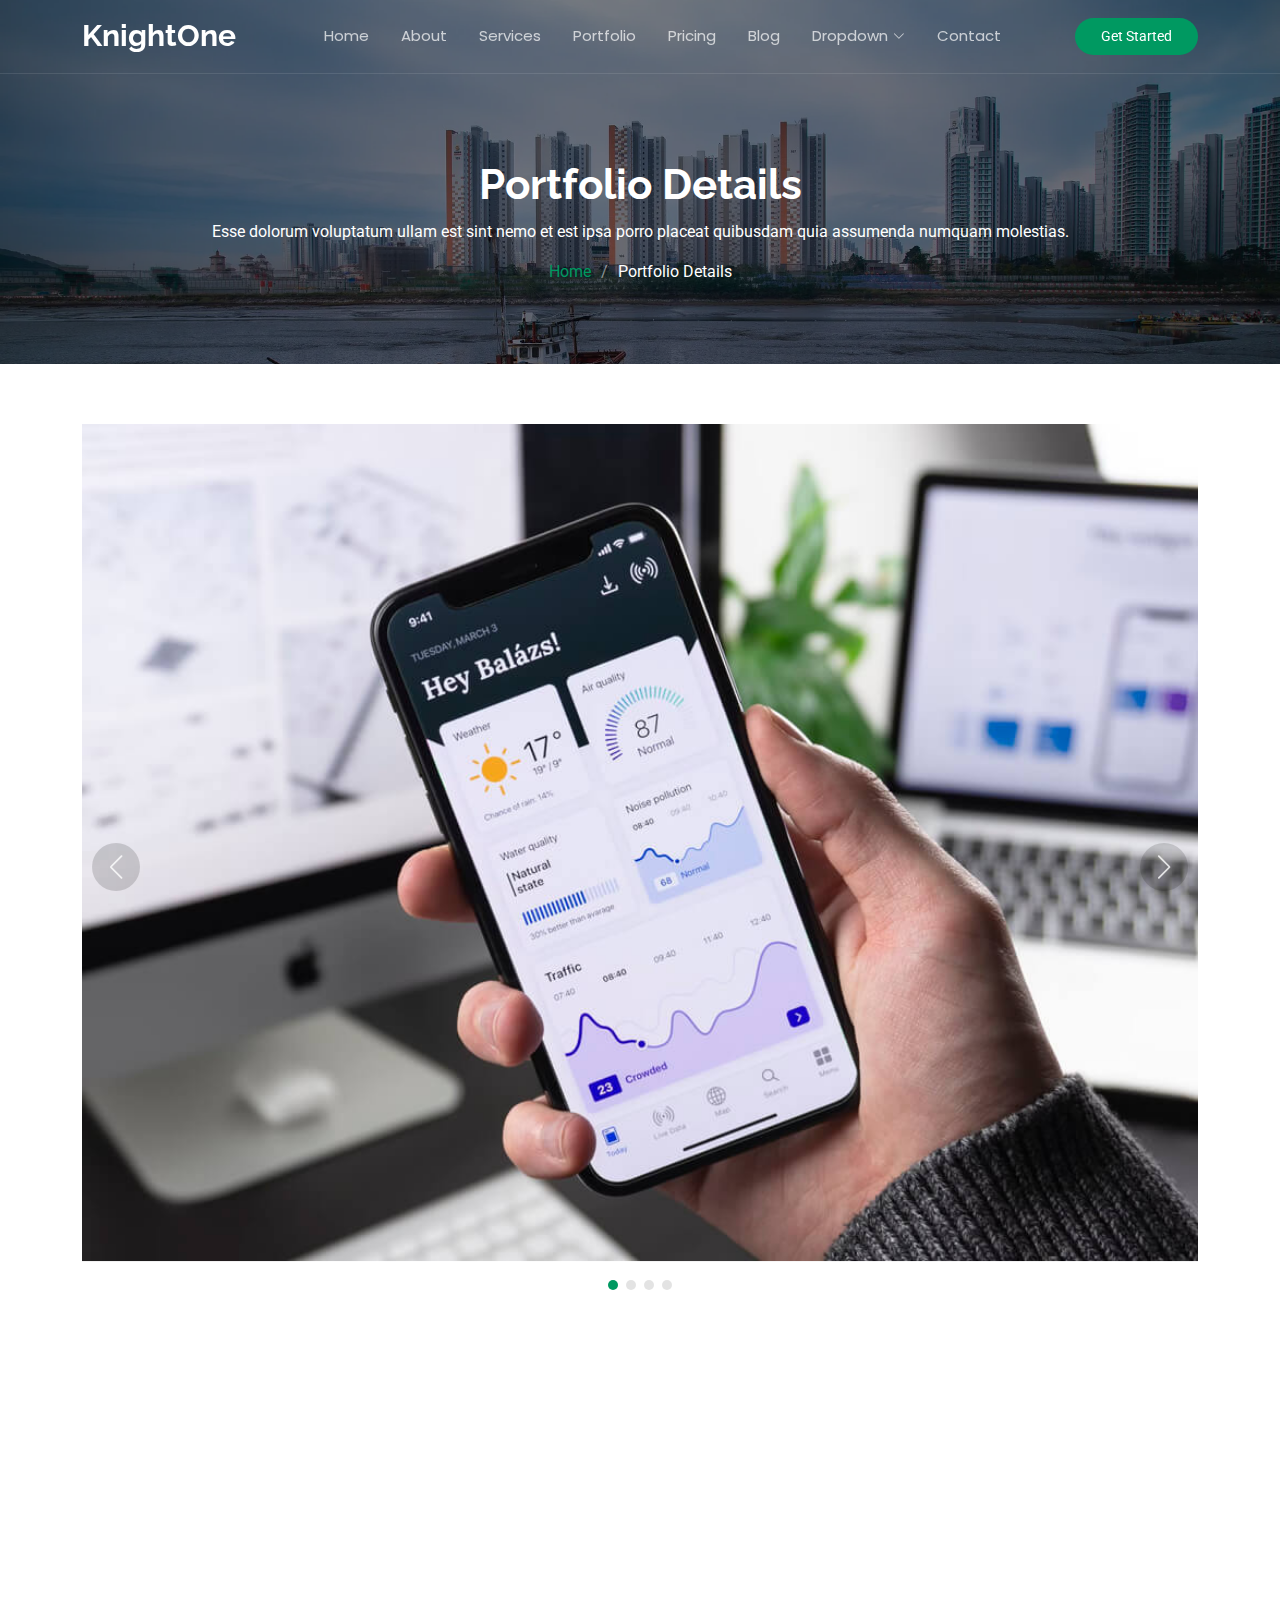
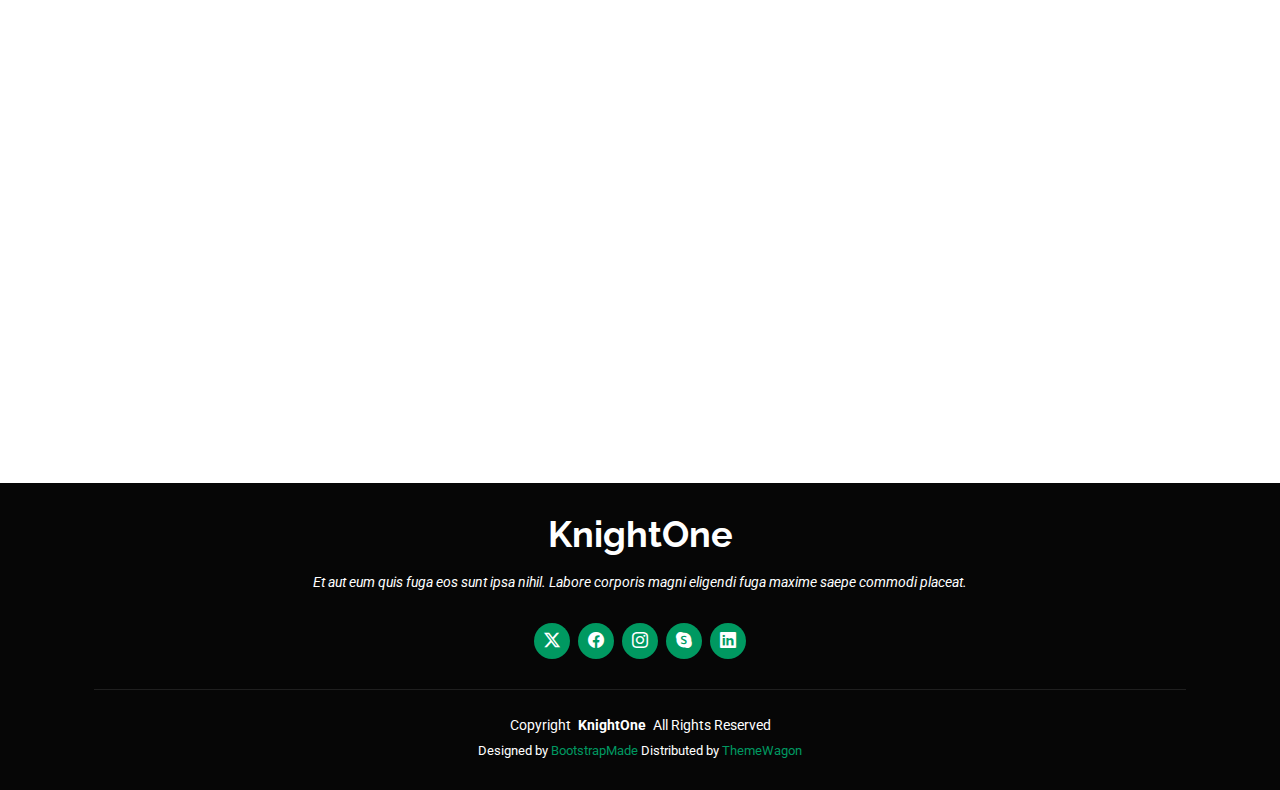
<file: portfolio-details.html>
<!DOCTYPE html>
<html lang="en">

<head>
  <meta charset="utf-8">
  <meta content="width=device-width, initial-scale=1.0" name="viewport">
  <title>Portfolio Details - KnightOne Bootstrap Template</title>
  <meta name="description" content="">
  <meta name="keywords" content="">

  <!-- Favicons -->
  <link href="assets/img/favicon.png" rel="icon">
  <link href="assets/img/apple-touch-icon.png" rel="apple-touch-icon">

  <!-- Fonts -->
  <link href="https://fonts.googleapis.com" rel="preconnect">
  <link href="https://fonts.gstatic.com" rel="preconnect" crossorigin>
  <link href="https://fonts.googleapis.com/css2?family=Roboto:ital,wght@0,100;0,300;0,400;0,500;0,700;0,900;1,100;1,300;1,400;1,500;1,700;1,900&family=Poppins:ital,wght@0,100;0,200;0,300;0,400;0,500;0,600;0,700;0,800;0,900;1,100;1,200;1,300;1,400;1,500;1,600;1,700;1,800;1,900&family=Raleway:ital,wght@0,100;0,200;0,300;0,400;0,500;0,600;0,700;0,800;0,900;1,100;1,200;1,300;1,400;1,500;1,600;1,700;1,800;1,900&display=swap" rel="stylesheet">

  <!-- Vendor CSS Files -->
  <link href="assets/vendor/bootstrap/css/bootstrap.min.css" rel="stylesheet">
  <link href="assets/vendor/bootstrap-icons/bootstrap-icons.css" rel="stylesheet">
  <link href="assets/vendor/aos/aos.css" rel="stylesheet">
  <link href="assets/vendor/glightbox/css/glightbox.min.css" rel="stylesheet">
  <link href="assets/vendor/swiper/swiper-bundle.min.css" rel="stylesheet">

  <!-- Main CSS File -->
  <link href="assets/css/main.css" rel="stylesheet">

  <!-- =======================================================
  * Template Name: KnightOne
  * Template URL: https://bootstrapmade.com/knight-simple-one-page-bootstrap-template/
  * Updated: Oct 16 2024 with Bootstrap v5.3.3
  * Author: BootstrapMade.com
  * License: https://bootstrapmade.com/license/
  ======================================================== -->
</head>

<body class="portfolio-details-page">

  <header id="header" class="header d-flex align-items-center fixed-top">
    <div class="container position-relative d-flex align-items-center justify-content-between">

      <a href="index.html" class="logo d-flex align-items-center me-auto me-xl-0">
        <!-- Uncomment the line below if you also wish to use an image logo -->
        <!-- <img src="assets/img/logo.png" alt=""> -->
        <h1 class="sitename">KnightOne</h1>
      </a>

      <nav id="navmenu" class="navmenu">
        <ul>
          <li><a href="#hero">Home</a></li>
          <li><a href="#about">About</a></li>
          <li><a href="#services">Services</a></li>
          <li><a href="#portfolio">Portfolio</a></li>
          <li><a href="#pricing">Pricing</a></li>
          <li><a href="blog.html">Blog</a></li>
          <li class="dropdown"><a href="#"><span>Dropdown</span> <i class="bi bi-chevron-down toggle-dropdown"></i></a>
            <ul>
              <li><a href="#">Dropdown 1</a></li>
              <li class="dropdown"><a href="#"><span>Deep Dropdown</span> <i class="bi bi-chevron-down toggle-dropdown"></i></a>
                <ul>
                  <li><a href="#">Deep Dropdown 1</a></li>
                  <li><a href="#">Deep Dropdown 2</a></li>
                  <li><a href="#">Deep Dropdown 3</a></li>
                  <li><a href="#">Deep Dropdown 4</a></li>
                  <li><a href="#">Deep Dropdown 5</a></li>
                </ul>
              </li>
              <li><a href="#">Dropdown 2</a></li>
              <li><a href="#">Dropdown 3</a></li>
              <li><a href="#">Dropdown 4</a></li>
            </ul>
          </li>
          <li><a href="#contact">Contact</a></li>
        </ul>
        <i class="mobile-nav-toggle d-xl-none bi bi-list"></i>
      </nav>

      <a class="cta-btn" href="#about">Get Started</a>

    </div>
  </header>

  <main class="main">

    <!-- Page Title -->
    <div class="page-title dark-background" data-aos="fade" style="background-image: url(assets/img/page-title-bg.webp);">
      <div class="container position-relative">
        <h1>Portfolio Details</h1>
        <p>Esse dolorum voluptatum ullam est sint nemo et est ipsa porro placeat quibusdam quia assumenda numquam molestias.</p>
        <nav class="breadcrumbs">
          <ol>
            <li><a href="index.html">Home</a></li>
            <li class="current">Portfolio Details</li>
          </ol>
        </nav>
      </div>
    </div><!-- End Page Title -->

    <!-- Portfolio Details Section -->
    <section id="portfolio-details" class="portfolio-details section">

      <div class="container" data-aos="fade-up">

        <div class="portfolio-details-slider swiper init-swiper">
          <script type="application/json" class="swiper-config">
            {
              "loop": true,
              "speed": 600,
              "autoplay": {
                "delay": 5000
              },
              "slidesPerView": "auto",
              "navigation": {
                "nextEl": ".swiper-button-next",
                "prevEl": ".swiper-button-prev"
              },
              "pagination": {
                "el": ".swiper-pagination",
                "type": "bullets",
                "clickable": true
              }
            }
          </script>
          <div class="swiper-wrapper align-items-center">

            <div class="swiper-slide">
              <img src="assets/img/portfolio/app-1.jpg" alt="">
            </div>

            <div class="swiper-slide">
              <img src="assets/img/portfolio/product-1.jpg" alt="">
            </div>

            <div class="swiper-slide">
              <img src="assets/img/portfolio/branding-1.jpg" alt="">
            </div>

            <div class="swiper-slide">
              <img src="assets/img/portfolio/books-1.jpg" alt="">
            </div>

          </div>
          <div class="swiper-button-prev"></div>
          <div class="swiper-button-next"></div>
          <div class="swiper-pagination"></div>
        </div>

        <div class="row justify-content-between gy-4 mt-4">

          <div class="col-lg-8" data-aos="fade-up">
            <div class="portfolio-description">
              <h2>This is an example of portfolio details</h2>
              <p>
                Autem ipsum nam porro corporis rerum. Quis eos dolorem eos itaque inventore commodi labore quia quia. Exercitationem repudiandae officiis neque suscipit non officia eaque itaque enim. Voluptatem officia accusantium nesciunt est omnis tempora consectetur dignissimos. Sequi nulla at esse enim cum deserunt eius.
              </p>
              <p>
                Amet consequatur qui dolore veniam voluptatem voluptatem sit. Non aspernatur atque natus ut cum nam et. Praesentium error dolores rerum minus sequi quia veritatis eum. Eos et doloribus doloremque nesciunt molestiae laboriosam.
              </p>

              <div class="testimonial-item">
                <p>
                  <i class="bi bi-quote quote-icon-left"></i>
                  <span>Export tempor illum tamen malis malis eram quae irure esse labore quem cillum quid cillum eram malis quorum velit fore eram velit sunt aliqua noster fugiat irure amet legam anim culpa.</span>
                  <i class="bi bi-quote quote-icon-right"></i>
                </p>
                <div>
                  <img src="assets/img/testimonials/testimonials-2.jpg" class="testimonial-img" alt="">
                  <h3>Sara Wilsson</h3>
                  <h4>Designer</h4>
                </div>
              </div>

              <p>
                Impedit ipsum quae et aliquid doloribus et voluptatem quasi. Perspiciatis occaecati earum et magnam animi. Quibusdam non qui ea vitae suscipit vitae sunt. Repudiandae incidunt cumque minus deserunt assumenda tempore. Delectus voluptas necessitatibus est.
              </p>

              <p>
                Sunt voluptatum sapiente facilis quo odio aut ipsum repellat debitis. Molestiae et autem libero. Explicabo et quod necessitatibus similique quis dolor eum. Numquam eaque praesentium rem et qui nesciunt.
              </p>

            </div>
          </div>

          <div class="col-lg-3" data-aos="fade-up" data-aos-delay="100">
            <div class="portfolio-info">
              <h3>Project information</h3>
              <ul>
                <li><strong>Category</strong> Web design</li>
                <li><strong>Client</strong> ASU Company</li>
                <li><strong>Project date</strong> 01 March, 2020</li>
                <li><strong>Project URL</strong> <a href="#">www.example.com</a></li>
                <li><a href="#" class="btn-visit align-self-start">Visit Website</a></li>
              </ul>
            </div>
          </div>

        </div>

      </div>

    </section><!-- /Portfolio Details Section -->

  </main>

  <footer id="footer" class="footer dark-background">
    <div class="container">
      <h3 class="sitename">KnightOne</h3>
      <p>Et aut eum quis fuga eos sunt ipsa nihil. Labore corporis magni eligendi fuga maxime saepe commodi placeat.</p>
      <div class="social-links d-flex justify-content-center">
        <a href=""><i class="bi bi-twitter-x"></i></a>
        <a href=""><i class="bi bi-facebook"></i></a>
        <a href=""><i class="bi bi-instagram"></i></a>
        <a href=""><i class="bi bi-skype"></i></a>
        <a href=""><i class="bi bi-linkedin"></i></a>
      </div>
      <div class="container">
        <div class="copyright">
          <span>Copyright</span> <strong class="px-1 sitename">KnightOne</strong> <span>All Rights Reserved</span>
        </div>
        <div class="credits">
          <!-- All the links in the footer should remain intact. -->
          <!-- You can delete the links only if you've purchased the pro version. -->
          <!-- Licensing information: https://bootstrapmade.com/license/ -->
          <!-- Purchase the pro version with working PHP/AJAX contact form: [buy-url] -->
          Designed by <a href="https://bootstrapmade.com/">BootstrapMade</a> Distributed by <a href=“https://themewagon.com>ThemeWagon
        </div>
      </div>
    </div>
  </footer>

  <!-- Scroll Top -->
  <a href="#" id="scroll-top" class="scroll-top d-flex align-items-center justify-content-center"><i class="bi bi-arrow-up-short"></i></a>

  <!-- Preloader -->
  <div id="preloader"></div>

  <!-- Vendor JS Files -->
  <script src="assets/vendor/bootstrap/js/bootstrap.bundle.min.js"></script>
  <script src="assets/vendor/php-email-form/validate.js"></script>
  <script src="assets/vendor/aos/aos.js"></script>
  <script src="assets/vendor/glightbox/js/glightbox.min.js"></script>
  <script src="assets/vendor/purecounter/purecounter_vanilla.js"></script>
  <script src="assets/vendor/imagesloaded/imagesloaded.pkgd.min.js"></script>
  <script src="assets/vendor/isotope-layout/isotope.pkgd.min.js"></script>
  <script src="assets/vendor/swiper/swiper-bundle.min.js"></script>

  <!-- Main JS File -->
  <script src="assets/js/main.js"></script>

</body>

</html>
</file>
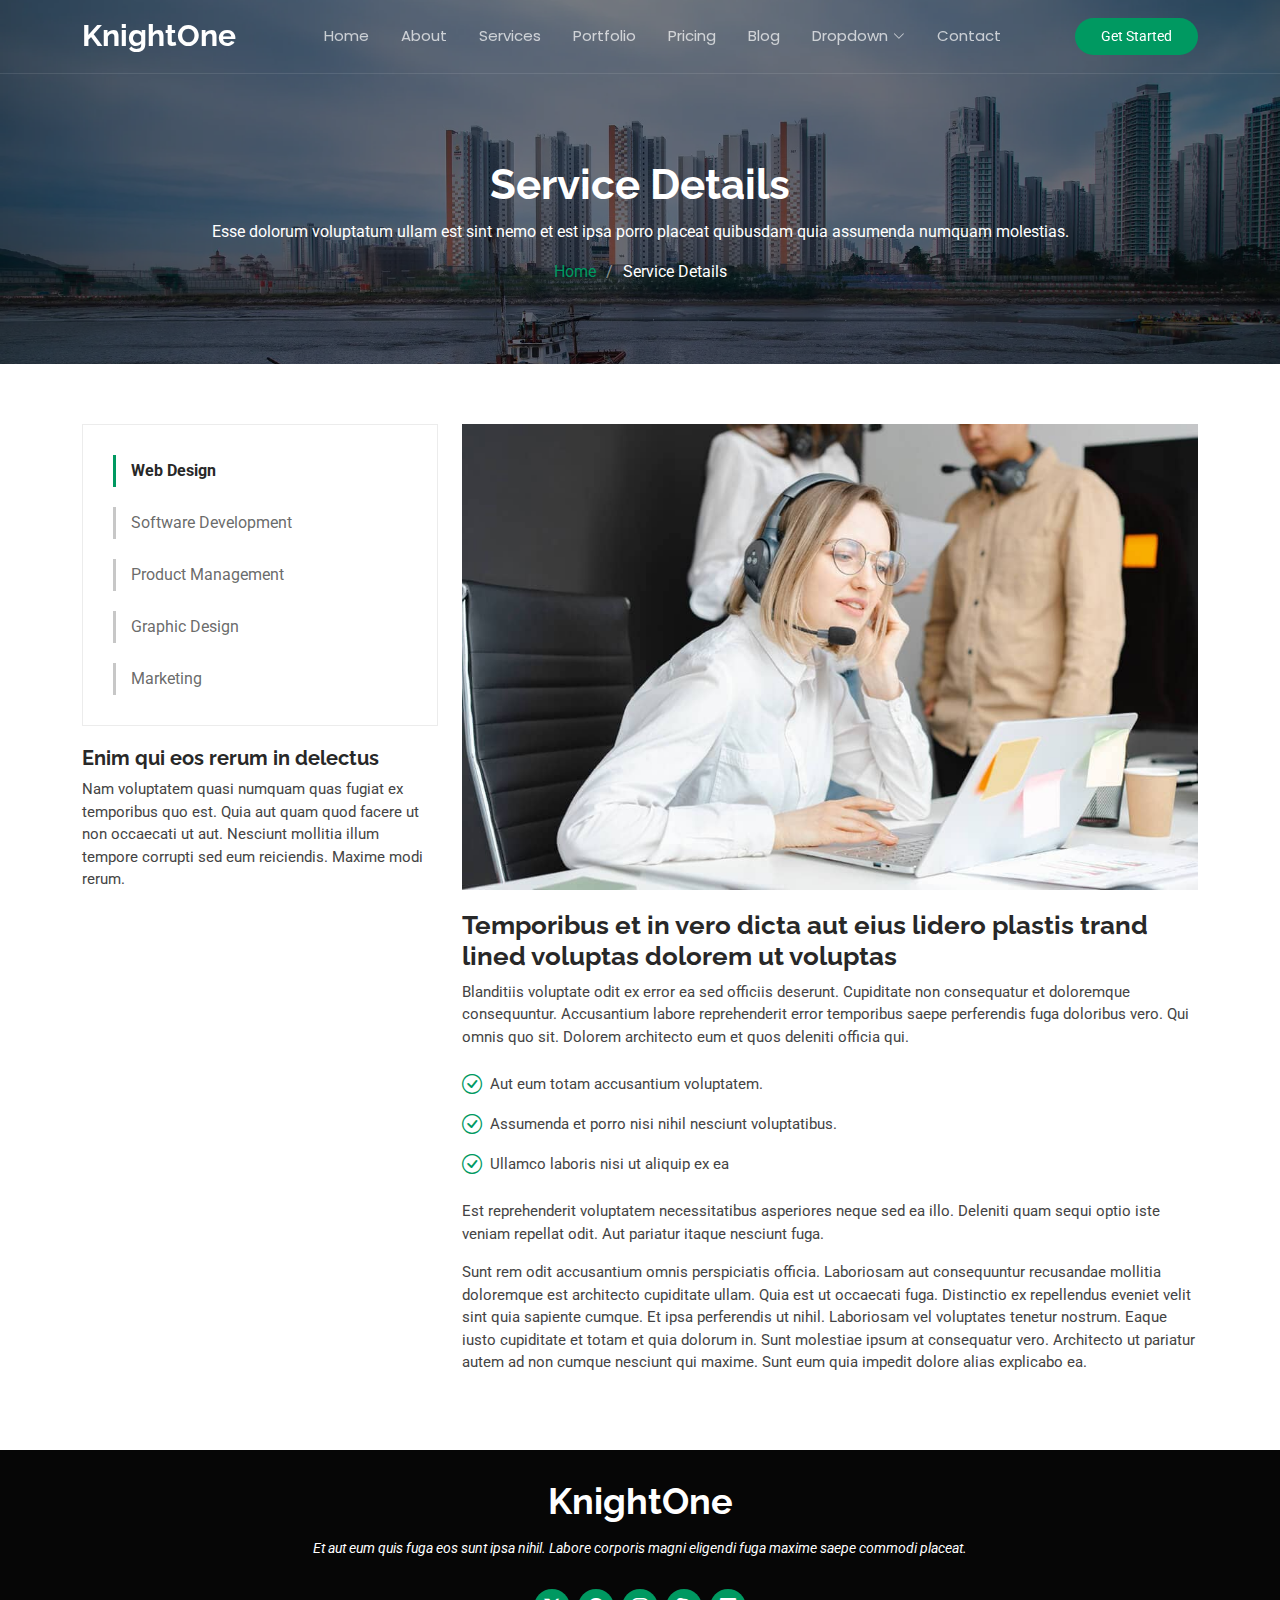
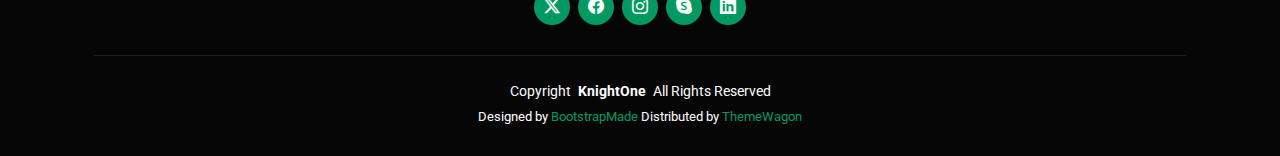
<file: service-details.html>
<!DOCTYPE html>
<html lang="en">

<head>
  <meta charset="utf-8">
  <meta content="width=device-width, initial-scale=1.0" name="viewport">
  <title>Service Details - KnightOne Bootstrap Template</title>
  <meta name="description" content="">
  <meta name="keywords" content="">

  <!-- Favicons -->
  <link href="assets/img/favicon.png" rel="icon">
  <link href="assets/img/apple-touch-icon.png" rel="apple-touch-icon">

  <!-- Fonts -->
  <link href="https://fonts.googleapis.com" rel="preconnect">
  <link href="https://fonts.gstatic.com" rel="preconnect" crossorigin>
  <link href="https://fonts.googleapis.com/css2?family=Roboto:ital,wght@0,100;0,300;0,400;0,500;0,700;0,900;1,100;1,300;1,400;1,500;1,700;1,900&family=Poppins:ital,wght@0,100;0,200;0,300;0,400;0,500;0,600;0,700;0,800;0,900;1,100;1,200;1,300;1,400;1,500;1,600;1,700;1,800;1,900&family=Raleway:ital,wght@0,100;0,200;0,300;0,400;0,500;0,600;0,700;0,800;0,900;1,100;1,200;1,300;1,400;1,500;1,600;1,700;1,800;1,900&display=swap" rel="stylesheet">

  <!-- Vendor CSS Files -->
  <link href="assets/vendor/bootstrap/css/bootstrap.min.css" rel="stylesheet">
  <link href="assets/vendor/bootstrap-icons/bootstrap-icons.css" rel="stylesheet">
  <link href="assets/vendor/aos/aos.css" rel="stylesheet">
  <link href="assets/vendor/glightbox/css/glightbox.min.css" rel="stylesheet">
  <link href="assets/vendor/swiper/swiper-bundle.min.css" rel="stylesheet">

  <!-- Main CSS File -->
  <link href="assets/css/main.css" rel="stylesheet">

  <!-- =======================================================
  * Template Name: KnightOne
  * Template URL: https://bootstrapmade.com/knight-simple-one-page-bootstrap-template/
  * Updated: Oct 16 2024 with Bootstrap v5.3.3
  * Author: BootstrapMade.com
  * License: https://bootstrapmade.com/license/
  ======================================================== -->
</head>

<body class="service-details-page">

  <header id="header" class="header d-flex align-items-center fixed-top">
    <div class="container position-relative d-flex align-items-center justify-content-between">

      <a href="index.html" class="logo d-flex align-items-center me-auto me-xl-0">
        <!-- Uncomment the line below if you also wish to use an image logo -->
        <!-- <img src="assets/img/logo.png" alt=""> -->
        <h1 class="sitename">KnightOne</h1>
      </a>

      <nav id="navmenu" class="navmenu">
        <ul>
          <li><a href="#hero">Home</a></li>
          <li><a href="#about">About</a></li>
          <li><a href="#services">Services</a></li>
          <li><a href="#portfolio">Portfolio</a></li>
          <li><a href="#pricing">Pricing</a></li>
          <li><a href="blog.html">Blog</a></li>
          <li class="dropdown"><a href="#"><span>Dropdown</span> <i class="bi bi-chevron-down toggle-dropdown"></i></a>
            <ul>
              <li><a href="#">Dropdown 1</a></li>
              <li class="dropdown"><a href="#"><span>Deep Dropdown</span> <i class="bi bi-chevron-down toggle-dropdown"></i></a>
                <ul>
                  <li><a href="#">Deep Dropdown 1</a></li>
                  <li><a href="#">Deep Dropdown 2</a></li>
                  <li><a href="#">Deep Dropdown 3</a></li>
                  <li><a href="#">Deep Dropdown 4</a></li>
                  <li><a href="#">Deep Dropdown 5</a></li>
                </ul>
              </li>
              <li><a href="#">Dropdown 2</a></li>
              <li><a href="#">Dropdown 3</a></li>
              <li><a href="#">Dropdown 4</a></li>
            </ul>
          </li>
          <li><a href="#contact">Contact</a></li>
        </ul>
        <i class="mobile-nav-toggle d-xl-none bi bi-list"></i>
      </nav>

      <a class="cta-btn" href="#about">Get Started</a>

    </div>
  </header>

  <main class="main">

    <!-- Page Title -->
    <div class="page-title dark-background" data-aos="fade" style="background-image: url(assets/img/page-title-bg.webp);">
      <div class="container position-relative">
        <h1>Service Details</h1>
        <p>Esse dolorum voluptatum ullam est sint nemo et est ipsa porro placeat quibusdam quia assumenda numquam molestias.</p>
        <nav class="breadcrumbs">
          <ol>
            <li><a href="index.html">Home</a></li>
            <li class="current">Service Details</li>
          </ol>
        </nav>
      </div>
    </div><!-- End Page Title -->

    <!-- Service Details Section -->
    <section id="service-details" class="service-details section">

      <div class="container">

        <div class="row gy-4">

          <div class="col-lg-4" data-aos="fade-up" data-aos-delay="100">
            <div class="services-list">
              <a href="#" class="active">Web Design</a>
              <a href="#">Software Development</a>
              <a href="#">Product Management</a>
              <a href="#">Graphic Design</a>
              <a href="#">Marketing</a>
            </div>

            <h4>Enim qui eos rerum in delectus</h4>
            <p>Nam voluptatem quasi numquam quas fugiat ex temporibus quo est. Quia aut quam quod facere ut non occaecati ut aut. Nesciunt mollitia illum tempore corrupti sed eum reiciendis. Maxime modi rerum.</p>
          </div>

          <div class="col-lg-8" data-aos="fade-up" data-aos-delay="200">
            <img src="assets/img/services.jpg" alt="" class="img-fluid services-img">
            <h3>Temporibus et in vero dicta aut eius lidero plastis trand lined voluptas dolorem ut voluptas</h3>
            <p>
              Blanditiis voluptate odit ex error ea sed officiis deserunt. Cupiditate non consequatur et doloremque consequuntur. Accusantium labore reprehenderit error temporibus saepe perferendis fuga doloribus vero. Qui omnis quo sit. Dolorem architecto eum et quos deleniti officia qui.
            </p>
            <ul>
              <li><i class="bi bi-check-circle"></i> <span>Aut eum totam accusantium voluptatem.</span></li>
              <li><i class="bi bi-check-circle"></i> <span>Assumenda et porro nisi nihil nesciunt voluptatibus.</span></li>
              <li><i class="bi bi-check-circle"></i> <span>Ullamco laboris nisi ut aliquip ex ea</span></li>
            </ul>
            <p>
              Est reprehenderit voluptatem necessitatibus asperiores neque sed ea illo. Deleniti quam sequi optio iste veniam repellat odit. Aut pariatur itaque nesciunt fuga.
            </p>
            <p>
              Sunt rem odit accusantium omnis perspiciatis officia. Laboriosam aut consequuntur recusandae mollitia doloremque est architecto cupiditate ullam. Quia est ut occaecati fuga. Distinctio ex repellendus eveniet velit sint quia sapiente cumque. Et ipsa perferendis ut nihil. Laboriosam vel voluptates tenetur nostrum. Eaque iusto cupiditate et totam et quia dolorum in. Sunt molestiae ipsum at consequatur vero. Architecto ut pariatur autem ad non cumque nesciunt qui maxime. Sunt eum quia impedit dolore alias explicabo ea.
            </p>
          </div>

        </div>

      </div>

    </section><!-- /Service Details Section -->

  </main>

  <footer id="footer" class="footer dark-background">
    <div class="container">
      <h3 class="sitename">KnightOne</h3>
      <p>Et aut eum quis fuga eos sunt ipsa nihil. Labore corporis magni eligendi fuga maxime saepe commodi placeat.</p>
      <div class="social-links d-flex justify-content-center">
        <a href=""><i class="bi bi-twitter-x"></i></a>
        <a href=""><i class="bi bi-facebook"></i></a>
        <a href=""><i class="bi bi-instagram"></i></a>
        <a href=""><i class="bi bi-skype"></i></a>
        <a href=""><i class="bi bi-linkedin"></i></a>
      </div>
      <div class="container">
        <div class="copyright">
          <span>Copyright</span> <strong class="px-1 sitename">KnightOne</strong> <span>All Rights Reserved</span>
        </div>
        <div class="credits">
          <!-- All the links in the footer should remain intact. -->
          <!-- You can delete the links only if you've purchased the pro version. -->
          <!-- Licensing information: https://bootstrapmade.com/license/ -->
          <!-- Purchase the pro version with working PHP/AJAX contact form: [buy-url] -->
          Designed by <a href="https://bootstrapmade.com/">BootstrapMade</a> Distributed by <a href=“https://themewagon.com>ThemeWagon
        </div>
      </div>
    </div>
  </footer>

  <!-- Scroll Top -->
  <a href="#" id="scroll-top" class="scroll-top d-flex align-items-center justify-content-center"><i class="bi bi-arrow-up-short"></i></a>

  <!-- Preloader -->
  <div id="preloader"></div>

  <!-- Vendor JS Files -->
  <script src="assets/vendor/bootstrap/js/bootstrap.bundle.min.js"></script>
  <script src="assets/vendor/php-email-form/validate.js"></script>
  <script src="assets/vendor/aos/aos.js"></script>
  <script src="assets/vendor/glightbox/js/glightbox.min.js"></script>
  <script src="assets/vendor/purecounter/purecounter_vanilla.js"></script>
  <script src="assets/vendor/imagesloaded/imagesloaded.pkgd.min.js"></script>
  <script src="assets/vendor/isotope-layout/isotope.pkgd.min.js"></script>
  <script src="assets/vendor/swiper/swiper-bundle.min.js"></script>

  <!-- Main JS File -->
  <script src="assets/js/main.js"></script>

</body>

</html>
</file>
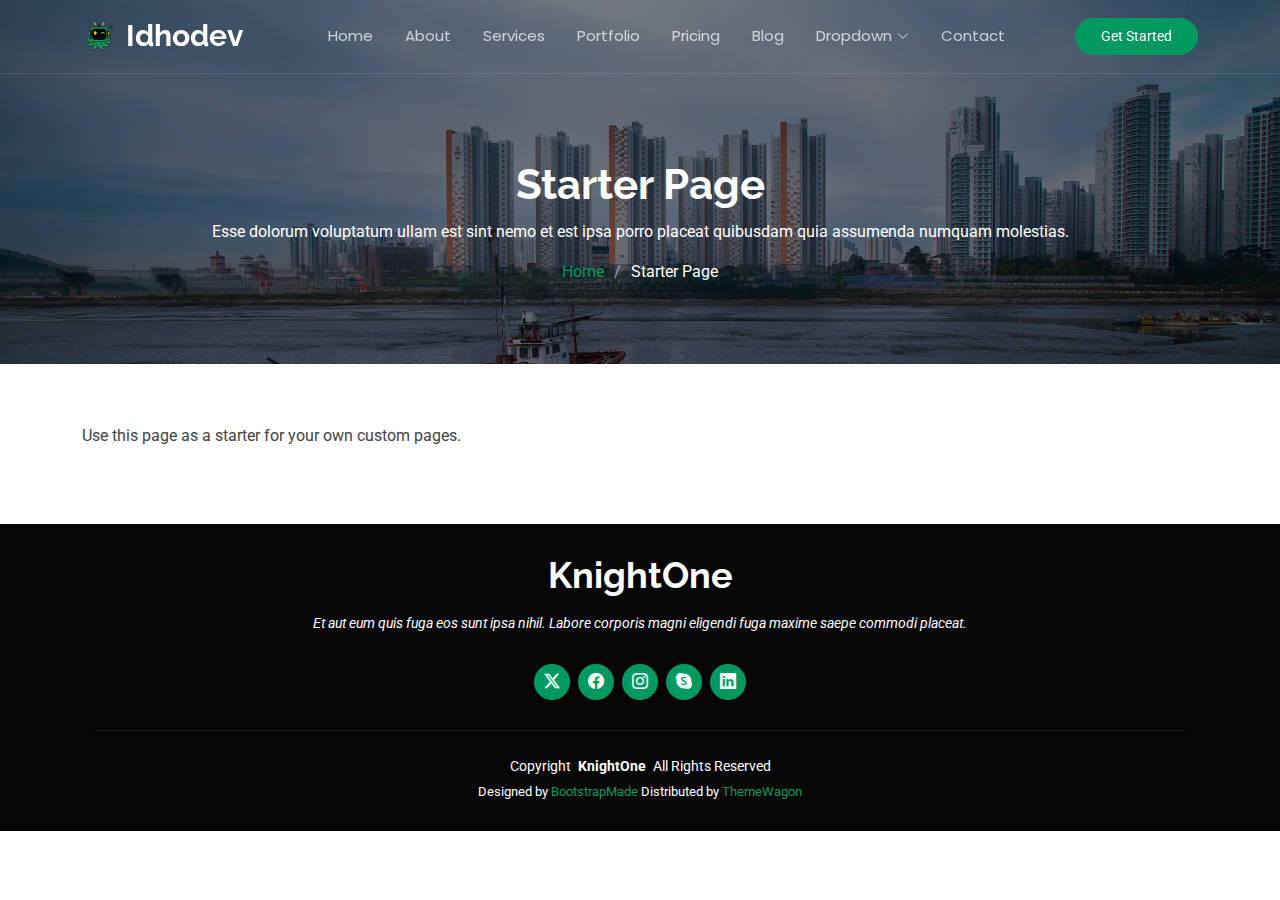
<file: starter-page.html>
<!DOCTYPE html>
<html lang="en">
  <head>
    <meta charset="utf-8" />
    <meta content="width=device-width, initial-scale=1.0" name="viewport" />
    <title>Starter Page - KnightOne Bootstrap Template</title>
    <meta name="description" content="" />
    <meta name="keywords" content="" />

    <!-- Favicons -->
    <link href="assets/img/favicon.png" rel="icon" />
    <link href="assets/img/apple-touch-icon.png" rel="apple-touch-icon" />

    <!-- Fonts -->
    <link href="https://fonts.googleapis.com" rel="preconnect" />
    <link href="https://fonts.gstatic.com" rel="preconnect" crossorigin />
    <link
      href="https://fonts.googleapis.com/css2?family=Roboto:ital,wght@0,100;0,300;0,400;0,500;0,700;0,900;1,100;1,300;1,400;1,500;1,700;1,900&family=Poppins:ital,wght@0,100;0,200;0,300;0,400;0,500;0,600;0,700;0,800;0,900;1,100;1,200;1,300;1,400;1,500;1,600;1,700;1,800;1,900&family=Raleway:ital,wght@0,100;0,200;0,300;0,400;0,500;0,600;0,700;0,800;0,900;1,100;1,200;1,300;1,400;1,500;1,600;1,700;1,800;1,900&display=swap"
      rel="stylesheet"
    />

    <!-- Vendor CSS Files -->
    <link
      href="assets/vendor/bootstrap/css/bootstrap.min.css"
      rel="stylesheet"
    />
    <link
      href="assets/vendor/bootstrap-icons/bootstrap-icons.css"
      rel="stylesheet"
    />
    <link href="assets/vendor/aos/aos.css" rel="stylesheet" />
    <link
      href="assets/vendor/glightbox/css/glightbox.min.css"
      rel="stylesheet"
    />
    <link href="assets/vendor/swiper/swiper-bundle.min.css" rel="stylesheet" />

    <!-- Main CSS File -->
    <link href="assets/css/main.css" rel="stylesheet" />

    <!-- =======================================================
  * Template Name: KnightOne
  * Template URL: https://bootstrapmade.com/knight-simple-one-page-bootstrap-template/
  * Updated: Oct 16 2024 with Bootstrap v5.3.3
  * Author: BootstrapMade.com
  * License: https://bootstrapmade.com/license/
  ======================================================== -->
  </head>

  <body class="starter-page-page">
    <header id="header" class="header d-flex align-items-center fixed-top">
      <div
        class="container position-relative d-flex align-items-center justify-content-between"
      >
        <a
          href="index.html"
          class="logo d-flex align-items-center me-auto me-xl-0"
        >
          <!-- Uncomment the line below if you also wish to use an image logo -->
          <img src="assets/img/logo.png" alt="" />
          <h1 class="sitename">Idhodev</h1>
        </a>

        <nav id="navmenu" class="navmenu">
          <ul>
            <li><a href="#hero">Home</a></li>
            <li><a href="#about">About</a></li>
            <li><a href="#services">Services</a></li>
            <li><a href="#portfolio">Portfolio</a></li>
            <li><a href="#pricing">Pricing</a></li>
            <li><a href="blog.html">Blog</a></li>
            <li class="dropdown">
              <a href="#"
                ><span>Dropdown</span>
                <i class="bi bi-chevron-down toggle-dropdown"></i
              ></a>
              <ul>
                <li><a href="#">Dropdown 1</a></li>
                <li class="dropdown">
                  <a href="#"
                    ><span>Deep Dropdown</span>
                    <i class="bi bi-chevron-down toggle-dropdown"></i
                  ></a>
                  <ul>
                    <li><a href="#">Deep Dropdown 1</a></li>
                    <li><a href="#">Deep Dropdown 2</a></li>
                    <li><a href="#">Deep Dropdown 3</a></li>
                    <li><a href="#">Deep Dropdown 4</a></li>
                    <li><a href="#">Deep Dropdown 5</a></li>
                  </ul>
                </li>
                <li><a href="#">Dropdown 2</a></li>
                <li><a href="#">Dropdown 3</a></li>
                <li><a href="#">Dropdown 4</a></li>
              </ul>
            </li>
            <li><a href="#contact">Contact</a></li>
          </ul>
          <i class="mobile-nav-toggle d-xl-none bi bi-list"></i>
        </nav>

        <a class="cta-btn" href="#about">Get Started</a>
      </div>
    </header>

    <main class="main">
      <!-- Page Title -->
      <div
        class="page-title dark-background"
        data-aos="fade"
        style="background-image: url(assets/img/page-title-bg.webp)"
      >
        <div class="container position-relative">
          <h1>Starter Page</h1>
          <p>
            Esse dolorum voluptatum ullam est sint nemo et est ipsa porro
            placeat quibusdam quia assumenda numquam molestias.
          </p>
          <nav class="breadcrumbs">
            <ol>
              <li><a href="index.html">Home</a></li>
              <li class="current">Starter Page</li>
            </ol>
          </nav>
        </div>
      </div>
      <!-- End Page Title -->

      <!-- Starter Section Section -->
      <section id="starter-section" class="starter-section section">
        <div class="container" data-aos="fade-up">
          <p>Use this page as a starter for your own custom pages.</p>
        </div>
      </section>
      <!-- /Starter Section Section -->
    </main>

    <footer id="footer" class="footer dark-background">
      <div class="container">
        <h3 class="sitename">KnightOne</h3>
        <p>
          Et aut eum quis fuga eos sunt ipsa nihil. Labore corporis magni
          eligendi fuga maxime saepe commodi placeat.
        </p>
        <div class="social-links d-flex justify-content-center">
          <a href=""><i class="bi bi-twitter-x"></i></a>
          <a href=""><i class="bi bi-facebook"></i></a>
          <a href=""><i class="bi bi-instagram"></i></a>
          <a href=""><i class="bi bi-skype"></i></a>
          <a href=""><i class="bi bi-linkedin"></i></a>
        </div>
        <div class="container">
          <div class="copyright">
            <span>Copyright</span>
            <strong class="px-1 sitename">KnightOne</strong>
            <span>All Rights Reserved</span>
          </div>
          <div class="credits">
            <!-- All the links in the footer should remain intact. -->
            <!-- You can delete the links only if you've purchased the pro version. -->
            <!-- Licensing information: https://bootstrapmade.com/license/ -->
            <!-- Purchase the pro version with working PHP/AJAX contact form: [buy-url] -->
            Designed by
            <a href="https://bootstrapmade.com/">BootstrapMade</a> Distributed
            by <a href=“https://themewagon.com>ThemeWagon
          </div>
        </div>
      </div>
    </footer>

    <!-- Scroll Top -->
    <a
      href="#"
      id="scroll-top"
      class="scroll-top d-flex align-items-center justify-content-center"
      ><i class="bi bi-arrow-up-short"></i
    ></a>

    <!-- Preloader -->
    <div id="preloader"></div>

    <!-- Vendor JS Files -->
    <script src="assets/vendor/bootstrap/js/bootstrap.bundle.min.js"></script>
    <script src="assets/vendor/php-email-form/validate.js"></script>
    <script src="assets/vendor/aos/aos.js"></script>
    <script src="assets/vendor/glightbox/js/glightbox.min.js"></script>
    <script src="assets/vendor/purecounter/purecounter_vanilla.js"></script>
    <script src="assets/vendor/imagesloaded/imagesloaded.pkgd.min.js"></script>
    <script src="assets/vendor/isotope-layout/isotope.pkgd.min.js"></script>
    <script src="assets/vendor/swiper/swiper-bundle.min.js"></script>

    <!-- Main JS File -->
    <script src="assets/js/main.js"></script>
  </body>
</html>
</file>
<file: assets/css/main.css>
:root {
  --default-font: "Roboto", system-ui, -apple-system, "Segoe UI", Roboto,
    "Helvetica Neue", Arial, "Noto Sans", "Liberation Sans", sans-serif,
    "Apple Color Emoji", "Segoe UI Emoji", "Segoe UI Symbol", "Noto Color Emoji";
  --heading-font: "Raleway", sans-serif;
  --nav-font: "Poppins", sans-serif;
}
:root {
  --background-color: #ffffff;
  --default-color: #444444;
  --heading-color: #282828;
  --accent-color: #009961;
  --surface-color: #ffffff;
  --contrast-color: #ffffff;
}
:root {
  --nav-color: #ffffff;
  --nav-hover-color: #009961;
  --nav-mobile-background-color: #ffffff;
  --nav-dropdown-background-color: #ffffff;
  --nav-dropdown-color: #444444;
  --nav-dropdown-hover-color: #009961;
}
.light-background {
  --background-color: #f9f9f9;
  --surface-color: #ffffff;
}
.dark-background {
  --background-color: #060606;
  --default-color: #ffffff;
  --heading-color: #ffffff;
  --surface-color: #252525;
  --contrast-color: #ffffff;
}
:root {
  scroll-behavior: smooth;
}
body {
  color: var(--default-color);
  background-color: var(--background-color);
  font-family: var(--default-font);
}
a {
  color: var(--accent-color);
  text-decoration: none;
  transition: 0.3s;
}
a:hover {
  color: color-mix(in srgb, var(--accent-color), transparent 25%);
  text-decoration: none;
}
h1,
h2,
h3,
h4,
h5,
h6 {
  color: var(--heading-color);
  font-family: var(--heading-font);
}
.pulsating-play-btn {
  width: 94px;
  height: 94px;
  background: radial-gradient(
    var(--accent-color) 50%,
    color-mix(in srgb, var(--accent-color), transparent 75%) 52%
  );
  border-radius: 50%;
  display: block;
  position: relative;
  overflow: hidden;
}
.pulsating-play-btn:before {
  content: "";
  position: absolute;
  width: 120px;
  height: 120px;
  animation-delay: 0s;
  animation: pulsate-play-btn 2s;
  animation-direction: forwards;
  animation-iteration-count: infinite;
  animation-timing-function: steps;
  opacity: 1;
  border-radius: 50%;
  border: 5px solid color-mix(in srgb, var(--accent-color), transparent 30%);
  top: -15%;
  left: -15%;
  background: #fff0;
}
.pulsating-play-btn:after {
  content: "";
  position: absolute;
  left: 50%;
  top: 50%;
  transform: translateX(-40%) translateY(-50%);
  width: 0;
  height: 0;
  border-top: 10px solid #fff0;
  border-bottom: 10px solid #fff0;
  border-left: 15px solid #fff;
  z-index: 100;
  transition: all 400ms cubic-bezier(0.55, 0.055, 0.675, 0.19);
}
.pulsating-play-btn:hover:before {
  content: "";
  position: absolute;
  left: 50%;
  top: 50%;
  transform: translateX(-40%) translateY(-50%);
  width: 0;
  height: 0;
  border: none;
  border-top: 10px solid #fff0;
  border-bottom: 10px solid #fff0;
  border-left: 15px solid #fff;
  z-index: 200;
  animation: none;
  border-radius: 0;
}
.pulsating-play-btn:hover:after {
  border-left: 15px solid var(--accent-color);
  transform: scale(20);
}
@keyframes pulsate-play-btn {
  0% {
    transform: scale(0.6, 0.6);
    opacity: 1;
  }
  100% {
    transform: scale(1, 1);
    opacity: 0;
  }
}
.php-email-form .error-message {
  display: none;
  background: #df1529;
  color: #fff;
  text-align: left;
  padding: 15px;
  margin-bottom: 24px;
  font-weight: 600;
}
.php-email-form .sent-message {
  display: none;
  color: #fff;
  background: #059652;
  text-align: center;
  padding: 15px;
  margin-bottom: 24px;
  font-weight: 600;
}
.php-email-form .loading {
  display: none;
  background: var(--surface-color);
  text-align: center;
  padding: 15px;
  margin-bottom: 24px;
}
.php-email-form .loading:before {
  content: "";
  display: inline-block;
  border-radius: 50%;
  width: 24px;
  height: 24px;
  margin: 0 10px -6px 0;
  border: 3px solid var(--accent-color);
  border-top-color: var(--surface-color);
  animation: php-email-form-loading 1s linear infinite;
}
@keyframes php-email-form-loading {
  0% {
    transform: rotate(0deg);
  }
  100% {
    transform: rotate(360deg);
  }
}
.header {
  --background-color: rgba(0, 0, 0, 0);
  --default-color: #ffffff;
  --heading-color: #ffffff;
  color: var(--default-color);
  background-color: var(--background-color);
  padding: 10px 0;
  transition: all 0.5s;
  z-index: 997;
  border-bottom: 1px solid
    color-mix(in srgb, var(--default-color), transparent 90%);
}
.header .logo {
  line-height: 1;
}
.header .logo img {
  max-height: 36px;
  margin-right: 8px;
}
.header .logo h1 {
  font-size: 30px;
  margin: 0;
  font-weight: 700;
  color: var(--heading-color);
}
.header .cta-btn,
.header .cta-btn:focus {
  color: var(--contrast-color);
  background: var(--accent-color);
  font-size: 14px;
  padding: 8px 26px;
  margin: 0;
  border-radius: 50px;
  transition: 0.3s;
}
.header .cta-btn:hover,
.header .cta-btn:focus:hover {
  color: var(--contrast-color);
  background: color-mix(in srgb, var(--accent-color), transparent 15%);
}
@media (max-width: 1200px) {
  .header .logo {
    order: 1;
  }
  .header .logo h1 {
    font-size: 24px;
  }
  .header .cta-btn {
    order: 2;
    margin: 0 15px 0 0;
    padding: 6px 20px;
  }
  .header .navmenu {
    order: 3;
  }
}
.scrolled .header {
  --background-color: rgba(40, 40, 40, 0.9);
}
@media (min-width: 1200px) {
  .navmenu {
    padding: 0;
  }
  .navmenu ul {
    margin: 0;
    padding: 0;
    display: flex;
    list-style: none;
    align-items: center;
  }
  .navmenu li {
    position: relative;
  }
  .navmenu > ul > li {
    white-space: nowrap;
    padding: 15px 14px;
  }
  .navmenu > ul > li:last-child {
    padding-right: 0;
  }
  .navmenu a,
  .navmenu a:focus {
    color: color-mix(in srgb, var(--nav-color), transparent 30%);
    font-size: 15px;
    padding: 0 2px;
    font-family: var(--nav-font);
    font-weight: 400;
    display: flex;
    align-items: center;
    justify-content: space-between;
    white-space: nowrap;
    transition: 0.3s;
    position: relative;
  }
  .navmenu a i,
  .navmenu a:focus i {
    font-size: 12px;
    line-height: 0;
    margin-left: 5px;
    transition: 0.3s;
  }
  .navmenu > ul > li > a:before {
    content: "";
    position: absolute;
    height: 2px;
    bottom: -27px;
    left: 0;
    background-color: var(--nav-hover-color);
    visibility: hidden;
    width: 0;
    transition: all 0.3s ease-in-out 0s;
  }
  .navmenu a:hover:before,
  .navmenu li:hover > a:before,
  .navmenu .active:before {
    visibility: visible;
    width: 100%;
  }
  .navmenu li:hover > a,
  .navmenu .active,
  .navmenu .active:focus {
    color: var(--nav-color);
  }
  .navmenu .dropdown ul {
    margin: 0;
    padding: 10px 0;
    background: var(--nav-dropdown-background-color);
    display: block;
    position: absolute;
    visibility: hidden;
    left: 14px;
    top: 130%;
    opacity: 0;
    transition: 0.3s;
    border-radius: 4px;
    z-index: 99;
    box-shadow: 0 0 30px rgb(0 0 0 / 0.1);
  }
  .navmenu .dropdown ul li {
    min-width: 200px;
  }
  .navmenu .dropdown ul a {
    padding: 10px 20px;
    font-size: 15px;
    text-transform: none;
    color: var(--nav-dropdown-color);
  }
  .navmenu .dropdown ul a i {
    font-size: 12px;
  }
  .navmenu .dropdown ul a:hover,
  .navmenu .dropdown ul .active:hover,
  .navmenu .dropdown ul li:hover > a {
    color: var(--nav-dropdown-hover-color);
  }
  .navmenu .dropdown:hover > ul {
    opacity: 1;
    top: 100%;
    visibility: visible;
  }
  .navmenu .dropdown .dropdown ul {
    top: 0;
    left: -90%;
    visibility: hidden;
  }
  .navmenu .dropdown .dropdown:hover > ul {
    opacity: 1;
    top: 0;
    left: -100%;
    visibility: visible;
  }
}
@media (max-width: 1199px) {
  .mobile-nav-toggle {
    color: var(--nav-color);
    font-size: 28px;
    line-height: 0;
    margin-right: 10px;
    cursor: pointer;
    transition: color 0.3s;
  }
  .navmenu {
    padding: 0;
    z-index: 9997;
  }
  .navmenu ul {
    display: none;
    list-style: none;
    position: absolute;
    inset: 60px 20px 20px 20px;
    padding: 10px 0;
    margin: 0;
    border-radius: 6px;
    background-color: var(--nav-mobile-background-color);
    border: 1px solid color-mix(in srgb, var(--default-color), transparent 90%);
    box-shadow: none;
    overflow-y: auto;
    transition: 0.3s;
    z-index: 9998;
  }
  .navmenu a,
  .navmenu a:focus {
    color: var(--nav-dropdown-color);
    padding: 10px 20px;
    font-family: var(--nav-font);
    font-size: 17px;
    font-weight: 500;
    display: flex;
    align-items: center;
    justify-content: space-between;
    white-space: nowrap;
    transition: 0.3s;
  }
  .navmenu a i,
  .navmenu a:focus i {
    font-size: 12px;
    line-height: 0;
    margin-left: 5px;
    width: 30px;
    height: 30px;
    display: flex;
    align-items: center;
    justify-content: center;
    border-radius: 50%;
    transition: 0.3s;
    background-color: color-mix(in srgb, var(--accent-color), transparent 90%);
  }
  .navmenu a i:hover,
  .navmenu a:focus i:hover {
    background-color: var(--accent-color);
    color: var(--contrast-color);
  }
  .navmenu a:hover,
  .navmenu .active,
  .navmenu .active:focus {
    color: var(--nav-dropdown-hover-color);
  }
  .navmenu .active i,
  .navmenu .active:focus i {
    background-color: var(--accent-color);
    color: var(--contrast-color);
    transform: rotate(180deg);
  }
  .navmenu .dropdown ul {
    position: static;
    display: none;
    z-index: 99;
    padding: 10px 0;
    margin: 10px 20px;
    background-color: var(--nav-dropdown-background-color);
    transition: all 0.5s ease-in-out;
  }
  .navmenu .dropdown ul ul {
    background-color: rgb(33 37 41 / 0.1);
  }
  .navmenu .dropdown > .dropdown-active {
    display: block;
    background-color: rgb(33 37 41 / 0.03);
  }
  .mobile-nav-active {
    overflow: hidden;
  }
  .mobile-nav-active .mobile-nav-toggle {
    color: #fff;
    position: absolute;
    font-size: 32px;
    top: 15px;
    right: 15px;
    margin-right: 0;
    z-index: 9999;
  }
  .mobile-nav-active .navmenu {
    position: fixed;
    overflow: hidden;
    inset: 0;
    background: rgb(33 37 41 / 0.8);
    transition: 0.3s;
  }
  .mobile-nav-active .navmenu > ul {
    display: block;
  }
}
.footer {
  color: var(--default-color);
  background-color: var(--background-color);
  font-size: 14px;
  text-align: center;
  padding: 30px 0;
  position: relative;
}
.footer h3 {
  font-size: 36px;
  font-weight: 700;
  position: relative;
  padding: 0;
  margin: 0 0 15px 0;
}
.footer p {
  font-size: 15;
  font-style: italic;
  padding: 0;
  margin: 0 0 30px 0;
}
.footer .social-links {
  margin: 0 0 30px 0;
}
.footer .social-links a {
  font-size: 16px;
  display: flex;
  align-items: center;
  justify-content: center;
  background: var(--accent-color);
  color: var(--contrast-color);
  line-height: 1;
  margin: 0 4px;
  border-radius: 50%;
  text-align: center;
  width: 36px;
  height: 36px;
  transition: 0.3s;
}
.footer .social-links a:hover {
  background: color-mix(in srgb, var(--accent-color), transparent 20%);
  text-decoration: none;
}
.footer .copyright {
  padding-top: 25px;
  border-top: 1px solid
    color-mix(in srgb, var(--default-color), transparent 90%);
}
.footer .credits {
  font-size: 13px;
  padding-top: 5px;
}
#preloader {
  position: fixed;
  inset: 0;
  z-index: 9999;
  overflow: hidden;
  background-color: var(--background-color);
  transition: all 0.6s ease-out;
}
#preloader:before {
  content: "";
  position: fixed;
  top: calc(50% - 30px);
  left: calc(50% - 30px);
  border: 6px solid var(--accent-color);
  border-top-color: color-mix(in srgb, var(--accent-color), transparent 90%);
  border-radius: 50%;
  width: 60px;
  height: 60px;
  animation: animate-preloader 1s linear infinite;
}
@keyframes animate-preloader {
  0% {
    transform: rotate(0deg);
  }
  100% {
    transform: rotate(360deg);
  }
}
.scroll-top {
  position: fixed;
  visibility: hidden;
  opacity: 0;
  right: 15px;
  bottom: -15px;
  z-index: 99999;
  background-color: var(--accent-color);
  width: 44px;
  height: 44px;
  border-radius: 50px;
  transition: all 0.4s;
}
.scroll-top i {
  font-size: 24px;
  color: var(--contrast-color);
  line-height: 0;
}
.scroll-top:hover {
  background-color: color-mix(in srgb, var(--accent-color), transparent 20%);
  color: var(--contrast-color);
}
.scroll-top.active {
  visibility: visible;
  opacity: 1;
  bottom: 15px;
}
@media screen and (max-width: 768px) {
  [data-aos-delay] {
    transition-delay: 0 !important;
  }
}
.page-title {
  color: var(--default-color);
  background-color: var(--background-color);
  background-size: cover;
  background-position: center;
  background-repeat: no-repeat;
  padding: 160px 0 80px 0;
  text-align: center;
  position: relative;
}
.page-title:before {
  content: "";
  background-color: color-mix(
    in srgb,
    var(--background-color),
    transparent 50%
  );
  position: absolute;
  inset: 0;
}
.page-title h1 {
  font-size: 42px;
  font-weight: 700;
  margin-bottom: 10px;
}
.page-title .breadcrumbs ol {
  display: flex;
  flex-wrap: wrap;
  list-style: none;
  justify-content: center;
  padding: 0;
  margin: 0;
  font-size: 16px;
  font-weight: 400;
}
.page-title .breadcrumbs ol li + li {
  padding-left: 10px;
}
.page-title .breadcrumbs ol li + li::before {
  content: "/";
  display: inline-block;
  padding-right: 10px;
  color: color-mix(in srgb, var(--default-color), transparent 50%);
}
section,
.section {
  color: var(--default-color);
  background-color: var(--background-color);
  padding: 60px 0;
  scroll-margin-top: 72px;
  overflow: clip;
}
@media (max-width: 1199px) {
  section,
  .section {
    scroll-margin-top: 57px;
  }
}
.section-title {
  padding-bottom: 60px;
  position: relative;
}
.section-title h2 {
  font-size: 32px;
  font-weight: 700;
  margin-bottom: 20px;
  padding-bottom: 20px;
  position: relative;
}
.section-title h2:after {
  content: "";
  position: absolute;
  display: block;
  width: 50px;
  height: 3px;
  background: var(--accent-color);
  left: 0;
  right: 0;
  bottom: 0;
}
.section-title p {
  margin-bottom: 0;
  color: color-mix(in srgb, var(--default-color) 90%, white 50%);
}
.hero {
  width: 100%;
  min-height: 100vh;
  position: relative;
  padding: 80px 0;
  display: flex;
  align-items: center;
  justify-content: center;
}
.hero img {
  position: absolute;
  inset: 0;
  display: block;
  width: 100%;
  height: 100%;
  object-fit: cover;
  z-index: 1;
}
.hero:before {
  content: "";
  background: color-mix(in srgb, var(--background-color), transparent 30%);
  position: absolute;
  inset: 0;
  z-index: 2;
}
.hero .container {
  position: relative;
  z-index: 3;
}
.hero h2 {
  margin: 0;
  font-size: 48px;
  font-weight: 700;
}
.hero p {
  color: color-mix(in srgb, var(--default-color), transparent 20%);
  margin: 10px 0 20px 0;
  font-size: 24px;
}
@media (max-width: 768px) {
  .hero h2 {
    font-size: 32px;
    line-height: 36px;
  }
  .hero p {
    font-size: 18px;
    line-height: 24px;
  }
}
.about ul {
  list-style: none;
  padding: 0;
}
.about ul li {
  padding-bottom: 5px;
  display: flex;
  align-items: center;
}
.about ul i {
  font-size: 20px;
  padding-right: 4px;
  color: var(--accent-color);
}
.about .read-more {
  background: var(--accent-color);
  color: var(--contrast-color);
  font-family: var(--heading-font);
  font-weight: 500;
  font-size: 16px;
  letter-spacing: 1px;
  padding: 10px 28px;
  border-radius: 50px;
  transition: 0.3s;
  display: inline-flex;
  align-items: center;
  justify-content: center;
}
.about .read-more i {
  font-size: 18px;
  margin-left: 5px;
  line-height: 0;
  transition: 0.3s;
}
.about .read-more:hover {
  background: color-mix(in srgb, var(--accent-color), transparent 20%);
}
.about .read-more:hover i {
  transform: translate(5px, 0);
}
.services .service-item {
  background-color: var(--surface-color);
  box-shadow: 0 5px 90px 0 rgb(0 0 0 / 0.1);
  padding: 60px 30px;
  transition: all ease-in-out 0.3s;
  border-radius: 18px;
  border-bottom: 5px solid var(--surface-color);
  height: 100%;
}
.services .service-item .icon {
  color: var(--contrast-color);
  background: var(--accent-color);
  margin: 0;
  width: 64px;
  height: 64px;
  border-radius: 50px;
  display: flex;
  align-items: center;
  justify-content: center;
  margin-bottom: 20px;
  font-size: 28px;
  transition: ease-in-out 0.3s;
}
.services .service-item h3 {
  font-weight: 700;
  margin: 10px 0 15px 0;
  font-size: 22px;
  transition: ease-in-out 0.3s;
}
.services .service-item p {
  line-height: 24px;
  font-size: 14px;
  margin-bottom: 0;
}
@media (min-width: 1365px) {
  .services .service-item:hover {
    transform: translateY(-10px);
    border-color: var(--accent-color);
  }
  .services .service-item:hover h3 {
    color: var(--accent-color);
  }
}
.call-to-action {
  padding: 120px 0;
  position: relative;
  clip-path: inset(0);
}
.call-to-action img {
  position: fixed;
  top: 0;
  left: 0;
  display: block;
  width: 100%;
  height: 100%;
  object-fit: cover;
  z-index: 1;
}
.call-to-action:before {
  content: "";
  background: color-mix(in srgb, var(--background-color), transparent 50%);
  position: absolute;
  inset: 0;
  z-index: 2;
}
.call-to-action .container {
  position: relative;
  z-index: 3;
}
.call-to-action h3 {
  color: var(--default-color);
  font-size: 28px;
  font-weight: 700;
}
.call-to-action p {
  color: var(--default-color);
}
.call-to-action .cta-btn {
  font-family: var(--heading-font);
  font-weight: 500;
  font-size: 16px;
  letter-spacing: 1px;
  display: inline-block;
  padding: 12px 40px;
  border-radius: 50px;
  transition: 0.5s;
  margin: 10px;
  background: var(--accent-color);
  color: var(--contrast-color);
}
.call-to-action .cta-btn:hover {
  background: color-mix(in srgb, var(--accent-color) 90%, white 15%);
}
.features .features-image {
  position: relative;
  min-height: 400px;
}
.features .features-image img {
  position: absolute;
  inset: 0;
  display: block;
  width: 100%;
  height: 100%;
  object-fit: cover;
  z-index: 1;
}
.features .features-item h4 {
  font-size: 20px;
  font-weight: 700;
  margin: 0 0 5px 0;
}
.features .features-item i {
  font-size: 48px;
  color: var(--accent-color);
  margin-right: 20px;
  line-height: 0;
}
.features .features-item p {
  font-size: 15px;
  color: color-mix(in srgb, var(--default-color), transparent 20%);
  margin: 0;
}
.clients .clients-wrap {
  border-top: 1px solid
    color-mix(in srgb, var(--default-color), transparent 85%);
  border-left: 1px solid
    color-mix(in srgb, var(--default-color), transparent 85%);
}
.clients .client-logo {
  background-color: var(--surface-color);
  display: flex;
  justify-content: center;
  align-items: center;
  border-right: 1px solid
    color-mix(in srgb, var(--default-color), transparent 85%);
  border-bottom: 1px solid
    color-mix(in srgb, var(--default-color), transparent 85%);
  overflow: hidden;
}
.clients .client-logo img {
  padding: 50px;
  max-width: 80%;
  transition: 0.3s;
}
@media (max-width: 640px) {
  .clients .client-logo img {
    padding: 30px;
    max-width: 50%;
  }
}
.clients .client-logo:hover img {
  transform: scale(1.1);
}
.stats {
  position: relative;
}
.stats img {
  position: absolute;
  inset: 0;
  display: block;
  width: 100%;
  height: 100%;
  object-fit: cover;
  z-index: 1;
}
.stats:before {
  content: "";
  background: color-mix(in srgb, var(--background-color), transparent 20%);
  position: absolute;
  inset: 0;
  z-index: 2;
}
.stats .container {
  position: relative;
  z-index: 3;
}
.stats .subheading {
  text-align: center;
}
.stats .subheading h3 {
  font-weight: 700;
  font-size: 36px;
}
.stats .stats-item {
  padding: 30px;
  width: 100%;
}
.stats .stats-item span {
  font-size: 48px;
  display: block;
  color: var(--default-color);
  font-weight: 700;
}
.stats .stats-item p {
  padding: 0;
  margin: 0;
  font-family: var(--heading-font);
  font-size: 16px;
  font-weight: 700;
  color: color-mix(in srgb, var(--default-color), transparent 40%);
}
.portfolio .portfolio-filters {
  padding: 0;
  margin: 0 auto 20px auto;
  list-style: none;
  text-align: center;
}
.portfolio .portfolio-filters li {
  cursor: pointer;
  display: inline-block;
  padding: 8px 20px 10px 20px;
  margin: 0;
  font-size: 15px;
  font-weight: 500;
  line-height: 1;
  margin-bottom: 5px;
  border-radius: 50px;
  transition: all 0.3s ease-in-out;
  font-family: var(--heading-font);
}
.portfolio .portfolio-filters li:hover,
.portfolio .portfolio-filters li.filter-active {
  color: var(--contrast-color);
  background-color: var(--accent-color);
}
.portfolio .portfolio-filters li:first-child {
  margin-left: 0;
}
.portfolio .portfolio-filters li:last-child {
  margin-right: 0;
}
@media (max-width: 575px) {
  .portfolio .portfolio-filters li {
    font-size: 14px;
    margin: 0 0 10px 0;
  }
}
.portfolio .portfolio-item {
  position: relative;
  overflow: hidden;
}
.portfolio .portfolio-item .portfolio-info {
  opacity: 0;
  position: absolute;
  left: 12px;
  right: 12px;
  bottom: -100%;
  z-index: 3;
  transition: all ease-in-out 0.5s;
  background: color-mix(in srgb, var(--surface-color), transparent 10%);
  padding: 15px;
}
.portfolio .portfolio-item .portfolio-info h4 {
  font-size: 18px;
  font-weight: 600;
  padding-right: 50px;
}
.portfolio .portfolio-item .portfolio-info p {
  color: color-mix(in srgb, var(--default-color), transparent 30%);
  font-size: 14px;
  margin-bottom: 0;
  padding-right: 50px;
}
.portfolio .portfolio-item .portfolio-info .preview-link,
.portfolio .portfolio-item .portfolio-info .details-link {
  position: absolute;
  right: 50px;
  font-size: 24px;
  top: calc(50% - 14px);
  color: color-mix(in srgb, var(--default-color), transparent 30%);
  transition: 0.3s;
  line-height: 0;
}
.portfolio .portfolio-item .portfolio-info .preview-link:hover,
.portfolio .portfolio-item .portfolio-info .details-link:hover {
  color: var(--accent-color);
}
.portfolio .portfolio-item .portfolio-info .details-link {
  right: 14px;
  font-size: 28px;
}
.portfolio .portfolio-item:hover .portfolio-info {
  opacity: 1;
  bottom: 0;
}
.pricing .pricing-item {
  background-color: var(--surface-color);
  box-shadow: 0 5px 90px rgb(0 0 0 / 0.1);
  padding: 40px 20px;
  text-align: center;
  border-radius: 8px;
  position: relative;
  overflow: hidden;
}
.pricing .pricing-item h3 {
  padding: 15px;
  margin-top: 15px;
  font-size: 18px;
  font-weight: 600;
}
.pricing .pricing-item h4 {
  color: var(--accent-color);
  font-size: 42px;
  font-family: var(--default-font);
  font-weight: 500;
}
.pricing .pricing-item h4 sup {
  font-size: 20px;
  top: -15px;
  left: -3px;
}
.pricing .pricing-item h4 span {
  color: color-mix(in srgb, var(--default-color), transparent 40%);
  font-size: 16px;
  font-weight: 300;
}
.pricing .pricing-item ul {
  padding: 20px 0;
  list-style: none;
  text-align: center;
  line-height: 20px;
  font-size: 14px;
}
.pricing .pricing-item ul li {
  padding-bottom: 16px;
}
.pricing .pricing-item ul .na {
  color: color-mix(in srgb, var(--default-color), transparent 60%);
  text-decoration: line-through;
}
.pricing .pricing-item .btn-wrap {
  padding: 15px;
  text-align: center;
}
.pricing .pricing-item .btn-buy {
  color: var(--accent-color);
  background-color: #fff0;
  border: 2px solid var(--accent-color);
  display: inline-block;
  padding: 10px 40px 12px 40px;
  border-radius: 50px;
  font-size: 14px;
  font-family: var(--heading-font);
  font-weight: 600;
  transition: 0.3s;
}
.pricing .pricing-item .btn-buy:hover {
  background: var(--accent-color);
  color: var(--contrast-color);
}
.pricing .recommended .btn-buy {
  background: var(--accent-color);
  color: var(--contrast-color);
}
.pricing .recommended .btn-buy:hover {
  background: color-mix(in srgb, var(--accent-color), transparent 20%);
  border-color: color-mix(in srgb, var(--accent-color), transparent 20%);
}
.pricing .recommended-badge {
  position: absolute;
  top: 20px;
  left: 50%;
  transform: translateX(-50%);
  z-index: 1;
  font-size: 13px;
  padding: 3px 25px 6px 25px;
  background: color-mix(in srgb, var(--accent-color), transparent 92%);
  color: var(--accent-color);
  border-radius: 50px;
}
.faq .content h3 {
  font-weight: 400;
  font-size: 34px;
}
.faq .content p {
  color: color-mix(in srgb, var(--default-color), transparent 30%);
}
.faq .faq-container {
  margin-top: 15px;
}
.faq .faq-container .faq-item {
  background-color: var(--surface-color);
  position: relative;
  padding: 20px;
  margin-bottom: 20px;
  box-shadow: 0 5px 25px 0 rgb(0 0 0 / 0.1);
  overflow: hidden;
}
.faq .faq-container .faq-item:last-child {
  margin-bottom: 0;
}
.faq .faq-container .faq-item h3 {
  font-weight: 600;
  font-size: 17px;
  line-height: 24px;
  margin: 0 30px 0 32px;
  transition: 0.3s;
  cursor: pointer;
}
.faq .faq-container .faq-item h3 span {
  color: var(--accent-color);
  padding-right: 5px;
}
.faq .faq-container .faq-item h3:hover {
  color: var(--accent-color);
}
.faq .faq-container .faq-item .faq-content {
  display: grid;
  grid-template-rows: 0fr;
  transition: 0.3s ease-in-out;
  visibility: hidden;
  opacity: 0;
}
.faq .faq-container .faq-item .faq-content p {
  margin-bottom: 0;
  overflow: hidden;
}
.faq .faq-container .faq-item .faq-icon {
  position: absolute;
  top: 22px;
  left: 20px;
  font-size: 22px;
  line-height: 0;
  transition: 0.3s;
  color: var(--accent-color);
}
.faq .faq-container .faq-item .faq-toggle {
  position: absolute;
  top: 20px;
  right: 20px;
  font-size: 16px;
  line-height: 0;
  transition: 0.3s;
  cursor: pointer;
}
.faq .faq-container .faq-item .faq-toggle:hover {
  color: var(--accent-color);
}
.faq .faq-container .faq-active h3 {
  color: var(--accent-color);
}
.faq .faq-container .faq-active .faq-content {
  grid-template-rows: 1fr;
  visibility: visible;
  opacity: 1;
  padding-top: 10px;
}
.faq .faq-container .faq-active .faq-toggle {
  transform: rotate(90deg);
  color: var(--accent-color);
}
.recent-posts article {
  background: var(--surface-color);
  box-shadow: 0 4px 16px rgb(0 0 0 / 0.1);
  padding: 30px;
  height: 100%;
  border-radius: 10px;
  overflow: hidden;
}
.recent-posts .post-img {
  max-height: 240px;
  margin: -30px -30px 15px -30px;
  overflow: hidden;
}
.recent-posts .post-category {
  font-size: 16px;
  color: color-mix(in srgb, var(--default-color), transparent 50%);
  margin-bottom: 10px;
}
.recent-posts .title {
  font-size: 20px;
  font-weight: 700;
  padding: 0;
  margin: 0 0 20px 0;
}
.recent-posts .title a {
  color: var(--heading-color);
  transition: 0.3s;
}
.recent-posts .title a:hover {
  color: var(--accent-color);
}
.recent-posts .post-author-img {
  width: 50px;
  border-radius: 50%;
  margin-right: 15px;
}
.recent-posts .post-author {
  font-weight: 600;
  margin-bottom: 5px;
}
.recent-posts .post-date {
  font-size: 14px;
  color: color-mix(in srgb, var(--default-color), transparent 50%);
  margin-bottom: 0;
}
.contact .info-item + .info-item {
  margin-top: 40px;
}
.contact .info-item i {
  color: var(--accent-color);
  background: color-mix(in srgb, var(--accent-color), transparent 92%);
  font-size: 20px;
  width: 44px;
  height: 44px;
  display: flex;
  justify-content: center;
  align-items: center;
  border-radius: 50px;
  transition: all 0.3s ease-in-out;
  margin-right: 15px;
}
.contact .info-item h3 {
  padding: 0;
  font-size: 18px;
  font-weight: 700;
  margin-bottom: 5px;
}
.contact .info-item p {
  padding: 0;
  margin-bottom: 0;
  font-size: 14px;
}
.contact .info-item:hover i {
  background: var(--accent-color);
  color: var(--contrast-color);
}
.contact .php-email-form {
  height: 100%;
}
.contact .php-email-form input[type="text"],
.contact .php-email-form input[type="email"],
.contact .php-email-form textarea {
  font-size: 14px;
  padding: 10px 15px;
  box-shadow: none;
  border-radius: 0;
  color: var(--default-color);
  background-color: var(--surface-color);
  border-color: color-mix(in srgb, var(--default-color), transparent 80%);
}
.contact .php-email-form input[type="text"]:focus,
.contact .php-email-form input[type="email"]:focus,
.contact .php-email-form textarea:focus {
  border-color: var(--accent-color);
}
.contact .php-email-form input[type="text"]::placeholder,
.contact .php-email-form input[type="email"]::placeholder,
.contact .php-email-form textarea::placeholder {
  color: color-mix(in srgb, var(--default-color), transparent 70%);
}
.contact .php-email-form button[type="submit"] {
  color: var(--contrast-color);
  background: var(--accent-color);
  border: 0;
  padding: 10px 30px;
  transition: 0.4s;
  border-radius: 50px;
}
.contact .php-email-form button[type="submit"]:hover {
  background: color-mix(in srgb, var(--accent-color), transparent 25%);
}
.portfolio-details .portfolio-details-slider img {
  width: 100%;
}
.portfolio-details .swiper-wrapper {
  height: auto;
}
.portfolio-details .swiper-button-prev,
.portfolio-details .swiper-button-next {
  width: 48px;
  height: 48px;
}
.portfolio-details .swiper-button-prev:after,
.portfolio-details .swiper-button-next:after {
  color: rgb(255 255 255 / 0.8);
  background-color: rgb(0 0 0 / 0.15);
  font-size: 24px;
  border-radius: 50%;
  width: 48px;
  height: 48px;
  display: flex;
  align-items: center;
  justify-content: center;
  transition: 0.3s;
}
.portfolio-details .swiper-button-prev:hover:after,
.portfolio-details .swiper-button-next:hover:after {
  background-color: rgb(0 0 0 / 0.3);
}
@media (max-width: 575px) {
  .portfolio-details .swiper-button-prev,
  .portfolio-details .swiper-button-next {
    display: none;
  }
}
.portfolio-details .swiper-pagination {
  margin-top: 20px;
  position: relative;
}
.portfolio-details .swiper-pagination .swiper-pagination-bullet {
  width: 10px;
  height: 10px;
  background-color: color-mix(in srgb, var(--default-color), transparent 85%);
  opacity: 1;
}
.portfolio-details .swiper-pagination .swiper-pagination-bullet-active {
  background-color: var(--accent-color);
}
.portfolio-details .portfolio-info h3 {
  font-size: 22px;
  font-weight: 700;
  margin-bottom: 20px;
  padding-bottom: 20px;
  position: relative;
}
.portfolio-details .portfolio-info h3:after {
  content: "";
  position: absolute;
  display: block;
  width: 50px;
  height: 3px;
  background: var(--accent-color);
  left: 0;
  bottom: 0;
}
.portfolio-details .portfolio-info ul {
  list-style: none;
  padding: 0;
  font-size: 15px;
}
.portfolio-details .portfolio-info ul li {
  display: flex;
  flex-direction: column;
  padding-bottom: 15px;
}
.portfolio-details .portfolio-info ul strong {
  text-transform: uppercase;
  font-weight: 400;
  color: color-mix(in srgb, var(--default-color), transparent 50%);
  font-size: 14px;
}
.portfolio-details .portfolio-info .btn-visit {
  padding: 8px 40px;
  background: var(--accent-color);
  color: var(--contrast-color);
  border-radius: 50px;
  transition: 0.3s;
}
.portfolio-details .portfolio-info .btn-visit:hover {
  background: color-mix(in srgb, var(--accent-color), transparent 20%);
}
.portfolio-details .portfolio-description h2 {
  font-size: 26px;
  font-weight: 700;
  margin-bottom: 20px;
}
.portfolio-details .portfolio-description p {
  padding: 0;
}
.portfolio-details .portfolio-description .testimonial-item {
  padding: 30px 30px 0 30px;
  position: relative;
  background: color-mix(in srgb, var(--default-color), transparent 97%);
  margin-bottom: 50px;
}
.portfolio-details .portfolio-description .testimonial-item .testimonial-img {
  width: 90px;
  border-radius: 50px;
  border: 6px solid var(--background-color);
  float: left;
  margin: 0 10px 0 0;
}
.portfolio-details .portfolio-description .testimonial-item h3 {
  font-size: 18px;
  font-weight: 700;
  margin: 15px 0 5px 0;
  padding-top: 20px;
}
.portfolio-details .portfolio-description .testimonial-item h4 {
  font-size: 14px;
  color: #6c757d;
  margin: 0;
}
.portfolio-details .portfolio-description .testimonial-item .quote-icon-left,
.portfolio-details .portfolio-description .testimonial-item .quote-icon-right {
  color: color-mix(in srgb, var(--accent-color), transparent 50%);
  font-size: 26px;
  line-height: 0;
}
.portfolio-details .portfolio-description .testimonial-item .quote-icon-left {
  display: inline-block;
  left: -5px;
  position: relative;
}
.portfolio-details .portfolio-description .testimonial-item .quote-icon-right {
  display: inline-block;
  right: -5px;
  position: relative;
  top: 10px;
  transform: scale(-1, -1);
}
.portfolio-details .portfolio-description .testimonial-item p {
  font-style: italic;
  margin: 0 0 15px 0 0 0;
  padding: 0;
}
.service-details .services-list {
  background-color: var(--surface-color);
  padding: 10px 30px;
  border: 1px solid color-mix(in srgb, var(--default-color), transparent 90%);
  margin-bottom: 20px;
}
.service-details .services-list a {
  display: block;
  line-height: 1;
  padding: 8px 0 8px 15px;
  border-left: 3px solid
    color-mix(in srgb, var(--default-color), transparent 70%);
  margin: 20px 0;
  color: color-mix(in srgb, var(--default-color), transparent 20%);
  transition: 0.3s;
}
.service-details .services-list a.active {
  color: var(--heading-color);
  font-weight: 700;
  border-color: var(--accent-color);
}
.service-details .services-list a:hover {
  border-color: var(--accent-color);
}
.service-details .services-img {
  margin-bottom: 20px;
}
.service-details h3 {
  font-size: 26px;
  font-weight: 700;
}
.service-details h4 {
  font-size: 20px;
  font-weight: 700;
}
.service-details p {
  font-size: 15px;
}
.service-details ul {
  list-style: none;
  padding: 0;
  font-size: 15px;
}
.service-details ul li {
  padding: 5px 0;
  display: flex;
  align-items: center;
}
.service-details ul i {
  font-size: 20px;
  margin-right: 8px;
  color: var(--accent-color);
}
.blog-posts article {
  background-color: var(--surface-color);
  box-shadow: 0 4px 16px rgb(0 0 0 / 0.1);
  padding: 30px;
  height: 100%;
  border-radius: 10px;
  overflow: hidden;
}
.blog-posts .post-img {
  max-height: 240px;
  margin: -30px -30px 15px -30px;
  overflow: hidden;
}
.blog-posts .post-category {
  font-size: 16px;
  color: color-mix(in srgb, var(--default-color), transparent 40%);
  margin-bottom: 10px;
}
.blog-posts .title {
  font-size: 20px;
  font-weight: 700;
  padding: 0;
  margin: 0 0 20px 0;
}
.blog-posts .title a {
  color: var(--heading-color);
  transition: 0.3s;
}
.blog-posts .title a:hover {
  color: var(--accent-color);
}
.blog-posts .post-author-img {
  width: 50px;
  border-radius: 50%;
  margin-right: 15px;
}
.blog-posts .post-author {
  font-weight: 600;
  margin-bottom: 5px;
}
.blog-posts .post-date {
  font-size: 14px;
  color: color-mix(in srgb, var(--default-color), transparent 40%);
  margin-bottom: 0;
}
.blog-pagination {
  padding-top: 0;
  color: color-mix(in srgb, var(--default-color), transparent 40%);
}
.blog-pagination ul {
  display: flex;
  padding: 0;
  margin: 0;
  list-style: none;
}
.blog-pagination li {
  margin: 0 5px;
  transition: 0.3s;
}
.blog-pagination li a {
  color: var(--accent-color);
  display: flex;
  align-items: center;
  justify-content: center;
  width: 36px;
  height: 36px;
  border-radius: 50%;
  border: 1px solid var(--accent-color);
}
.blog-pagination li a.active,
.blog-pagination li a:hover {
  background: var(--accent-color);
  color: var(--contrast-color);
}
.blog-pagination li a.active a,
.blog-pagination li a:hover a {
  color: var(--contrast-color);
}
.blog-details {
  padding-bottom: 30px;
}
.blog-details .article {
  background-color: var(--surface-color);
  padding: 30px;
  box-shadow: 0 4px 16px rgb(0 0 0 / 0.1);
}
.blog-details .post-img {
  margin: -30px -30px 20px -30px;
  overflow: hidden;
}
.blog-details .title {
  color: var(--heading-color);
  font-size: 28px;
  font-weight: 700;
  padding: 0;
  margin: 30px 0;
}
.blog-details .content {
  margin-top: 20px;
}
.blog-details .content h3 {
  font-size: 22px;
  margin-top: 30px;
  font-weight: 700;
}
.blog-details .content blockquote {
  overflow: hidden;
  background-color: color-mix(in srgb, var(--default-color), transparent 95%);
  padding: 60px;
  position: relative;
  text-align: center;
  margin: 20px 0;
}
.blog-details .content blockquote p {
  color: var(--default-color);
  line-height: 1.6;
  margin-bottom: 0;
  font-style: italic;
  font-weight: 500;
  font-size: 22px;
}
.blog-details .content blockquote:after {
  content: "";
  position: absolute;
  left: 0;
  top: 0;
  bottom: 0;
  width: 3px;
  background-color: var(--accent-color);
  margin-top: 20px;
  margin-bottom: 20px;
}
.blog-details .meta-top {
  margin-top: 20px;
  color: color-mix(in srgb, var(--default-color), transparent 40%);
}
.blog-details .meta-top ul {
  display: flex;
  flex-wrap: wrap;
  list-style: none;
  align-items: center;
  padding: 0;
  margin: 0;
}
.blog-details .meta-top ul li + li {
  padding-left: 20px;
}
.blog-details .meta-top i {
  font-size: 16px;
  margin-right: 8px;
  line-height: 0;
  color: color-mix(in srgb, var(--default-color), transparent 40%);
}
.blog-details .meta-top a {
  color: color-mix(in srgb, var(--default-color), transparent 40%);
  font-size: 14px;
  display: inline-block;
  line-height: 1;
}
.blog-details .meta-bottom {
  padding-top: 10px;
  border-top: 1px solid
    color-mix(in srgb, var(--default-color), transparent 90%);
}
.blog-details .meta-bottom i {
  color: color-mix(in srgb, var(--default-color), transparent 40%);
  display: inline;
}
.blog-details .meta-bottom a {
  color: color-mix(in srgb, var(--default-color), transparent 40%);
  transition: 0.3s;
}
.blog-details .meta-bottom a:hover {
  color: var(--accent-color);
}
.blog-details .meta-bottom .cats {
  list-style: none;
  display: inline;
  padding: 0 20px 0 0;
  font-size: 14px;
}
.blog-details .meta-bottom .cats li {
  display: inline-block;
}
.blog-details .meta-bottom .tags {
  list-style: none;
  display: inline;
  padding: 0;
  font-size: 14px;
}
.blog-details .meta-bottom .tags li {
  display: inline-block;
}
.blog-details .meta-bottom .tags li + li::before {
  padding-right: 6px;
  color: var(--default-color);
  content: ",";
}
.blog-details .meta-bottom .share {
  font-size: 16px;
}
.blog-details .meta-bottom .share i {
  padding-left: 5px;
}
.blog-comments {
  padding: 10px 0;
}
.blog-comments .comments-count {
  font-weight: 700;
}
.blog-comments .comment {
  margin-top: 30px;
  position: relative;
}
.blog-comments .comment .comment-img {
  margin-right: 14px;
}
.blog-comments .comment .comment-img img {
  width: 60px;
}
.blog-comments .comment h5 {
  font-size: 16px;
  margin-bottom: 2px;
}
.blog-comments .comment h5 a {
  font-weight: 700;
  color: var(--default-color);
  transition: 0.3s;
}
.blog-comments .comment h5 a:hover {
  color: var(--accent-color);
}
.blog-comments .comment h5 .reply {
  padding-left: 10px;
  color: color-mix(in srgb, var(--default-color), transparent 20%);
}
.blog-comments .comment h5 .reply i {
  font-size: 20px;
}
.blog-comments .comment time {
  display: block;
  font-size: 14px;
  color: color-mix(in srgb, var(--default-color), transparent 40%);
  margin-bottom: 5px;
}
.blog-comments .comment.comment-reply {
  padding-left: 40px;
}
.comment-form {
  padding-top: 10px;
}
.comment-form form {
  background-color: var(--surface-color);
  margin-top: 30px;
  padding: 30px;
  box-shadow: 0 4px 16px rgb(0 0 0 / 0.1);
}
.comment-form form h4 {
  font-weight: 700;
  font-size: 22px;
}
.comment-form form p {
  font-size: 14px;
}
.comment-form form input {
  background-color: var(--surface-color);
  color: var(--default-color);
  border: 1px solid color-mix(in srgb, var(--default-color), transparent 70%);
  font-size: 14px;
  border-radius: 4px;
  padding: 10px 10px;
}
.comment-form form input:focus {
  color: var(--default-color);
  background-color: var(--surface-color);
  box-shadow: none;
  border-color: var(--accent-color);
}
.comment-form form input::placeholder {
  color: color-mix(in srgb, var(--default-color), transparent 50%);
}
.comment-form form textarea {
  background-color: var(--surface-color);
  color: var(--default-color);
  border: 1px solid color-mix(in srgb, var(--default-color), transparent 70%);
  border-radius: 4px;
  padding: 10px 10px;
  font-size: 14px;
  height: 120px;
}
.comment-form form textarea:focus {
  color: var(--default-color);
  box-shadow: none;
  border-color: var(--accent-color);
  background-color: var(--surface-color);
}
.comment-form form textarea::placeholder {
  color: color-mix(in srgb, var(--default-color), transparent 50%);
}
.comment-form form .form-group {
  margin-bottom: 25px;
}
.comment-form form .btn-primary {
  border-radius: 4px;
  padding: 10px 20px;
  border: 0;
  background-color: var(--accent-color);
  color: var(--contrast-color);
}
.comment-form form .btn-primary:hover {
  color: var(--contrast-color);
  background-color: color-mix(in srgb, var(--accent-color), transparent 20%);
}
.widgets-container {
  background-color: var(--surface-color);
  padding: 30px;
  margin: 60px 0 30px 0;
  box-shadow: 0 4px 16px rgb(0 0 0 / 0.1);
}
.widget-title {
  color: var(--heading-color);
  font-size: 20px;
  font-weight: 700;
  padding: 0;
  margin: 0 0 20px 0;
}
.widget-item {
  margin-bottom: 40px;
}
.widget-item:last-child {
  margin-bottom: 0;
}
.blog-author-widget img {
  max-width: 120px;
  margin-right: 20px;
}
.blog-author-widget h4 {
  font-weight: 600;
  font-size: 24px;
  margin-bottom: 0;
  padding: 0;
  color: color-mix(in srgb, var(--default-color), transparent 20%);
}
.blog-author-widget .social-links {
  margin: 5px 0;
}
.blog-author-widget .social-links a {
  color: color-mix(in srgb, var(--default-color), transparent 60%);
  margin-right: 5px;
  font-size: 18px;
}
.blog-author-widget .social-links a:hover {
  color: var(--accent-color);
}
.blog-author-widget p {
  font-style: italic;
  color: color-mix(in srgb, var(--default-color), transparent 30%);
  margin: 10px 0 0 0;
}
.search-widget form {
  background: var(--background-color);
  border: 1px solid color-mix(in srgb, var(--default-color), transparent 75%);
  padding: 3px 10px;
  position: relative;
  border-radius: 50px;
  transition: 0.3s;
}
.search-widget form input[type="text"] {
  border: 0;
  padding: 4px 10px;
  border-radius: 4px;
  width: calc(100% - 40px);
  background-color: var(--background-color);
  color: var(--default-color);
}
.search-widget form input[type="text"]:focus {
  outline: none;
}
.search-widget form button {
  background: none;
  color: var(--default-color);
  position: absolute;
  top: 0;
  right: 0;
  bottom: 0;
  border: 0;
  font-size: 16px;
  padding: 0 16px;
  transition: 0.3s;
  line-height: 0;
}
.search-widget form button i {
  line-height: 0;
}
.search-widget form button:hover {
  color: var(--accent-color);
}
.search-widget form:is(:focus-within) {
  border-color: var(--accent-color);
}
.categories-widget ul {
  list-style: none;
  padding: 0;
  margin: 0;
}
.categories-widget ul li {
  padding-bottom: 10px;
}
.categories-widget ul li:last-child {
  padding-bottom: 0;
}
.categories-widget ul a {
  color: color-mix(in srgb, var(--default-color), transparent 20%);
  transition: 0.3s;
}
.categories-widget ul a:hover {
  color: var(--accent-color);
}
.categories-widget ul a span {
  padding-left: 5px;
  color: color-mix(in srgb, var(--default-color), transparent 50%);
  font-size: 14px;
}
.recent-posts-widget .post-item {
  display: flex;
  margin-bottom: 15px;
}
.recent-posts-widget .post-item:last-child {
  margin-bottom: 0;
}
.recent-posts-widget .post-item img {
  width: 80px;
  margin-right: 15px;
}
.recent-posts-widget .post-item h4 {
  font-size: 15px;
  font-weight: 700;
  margin-bottom: 5px;
}
.recent-posts-widget .post-item h4 a {
  color: var(--default-color);
  transition: 0.3s;
}
.recent-posts-widget .post-item h4 a:hover {
  color: var(--accent-color);
}
.recent-posts-widget .post-item time {
  display: block;
  font-style: italic;
  font-size: 14px;
  color: color-mix(in srgb, var(--default-color), transparent 50%);
}
.tags-widget ul {
  list-style: none;
  padding: 0;
  margin: 0;
}
.tags-widget ul li {
  display: inline-block;
}
.tags-widget ul a {
  background-color: color-mix(in srgb, var(--default-color), transparent 94%);
  color: color-mix(in srgb, var(--default-color), transparent 30%);
  border-radius: 50px;
  font-size: 14px;
  padding: 5px 15px;
  margin: 0 6px 8px 0;
  display: inline-block;
  transition: 0.3s;
}
.tags-widget ul a:hover {
  background: var(--accent-color);
  color: var(--contrast-color);
}
.tags-widget ul a span {
  padding-left: 5px;
  color: color-mix(in srgb, var(--default-color), transparent 60%);
  font-size: 14px;
}
</file>
